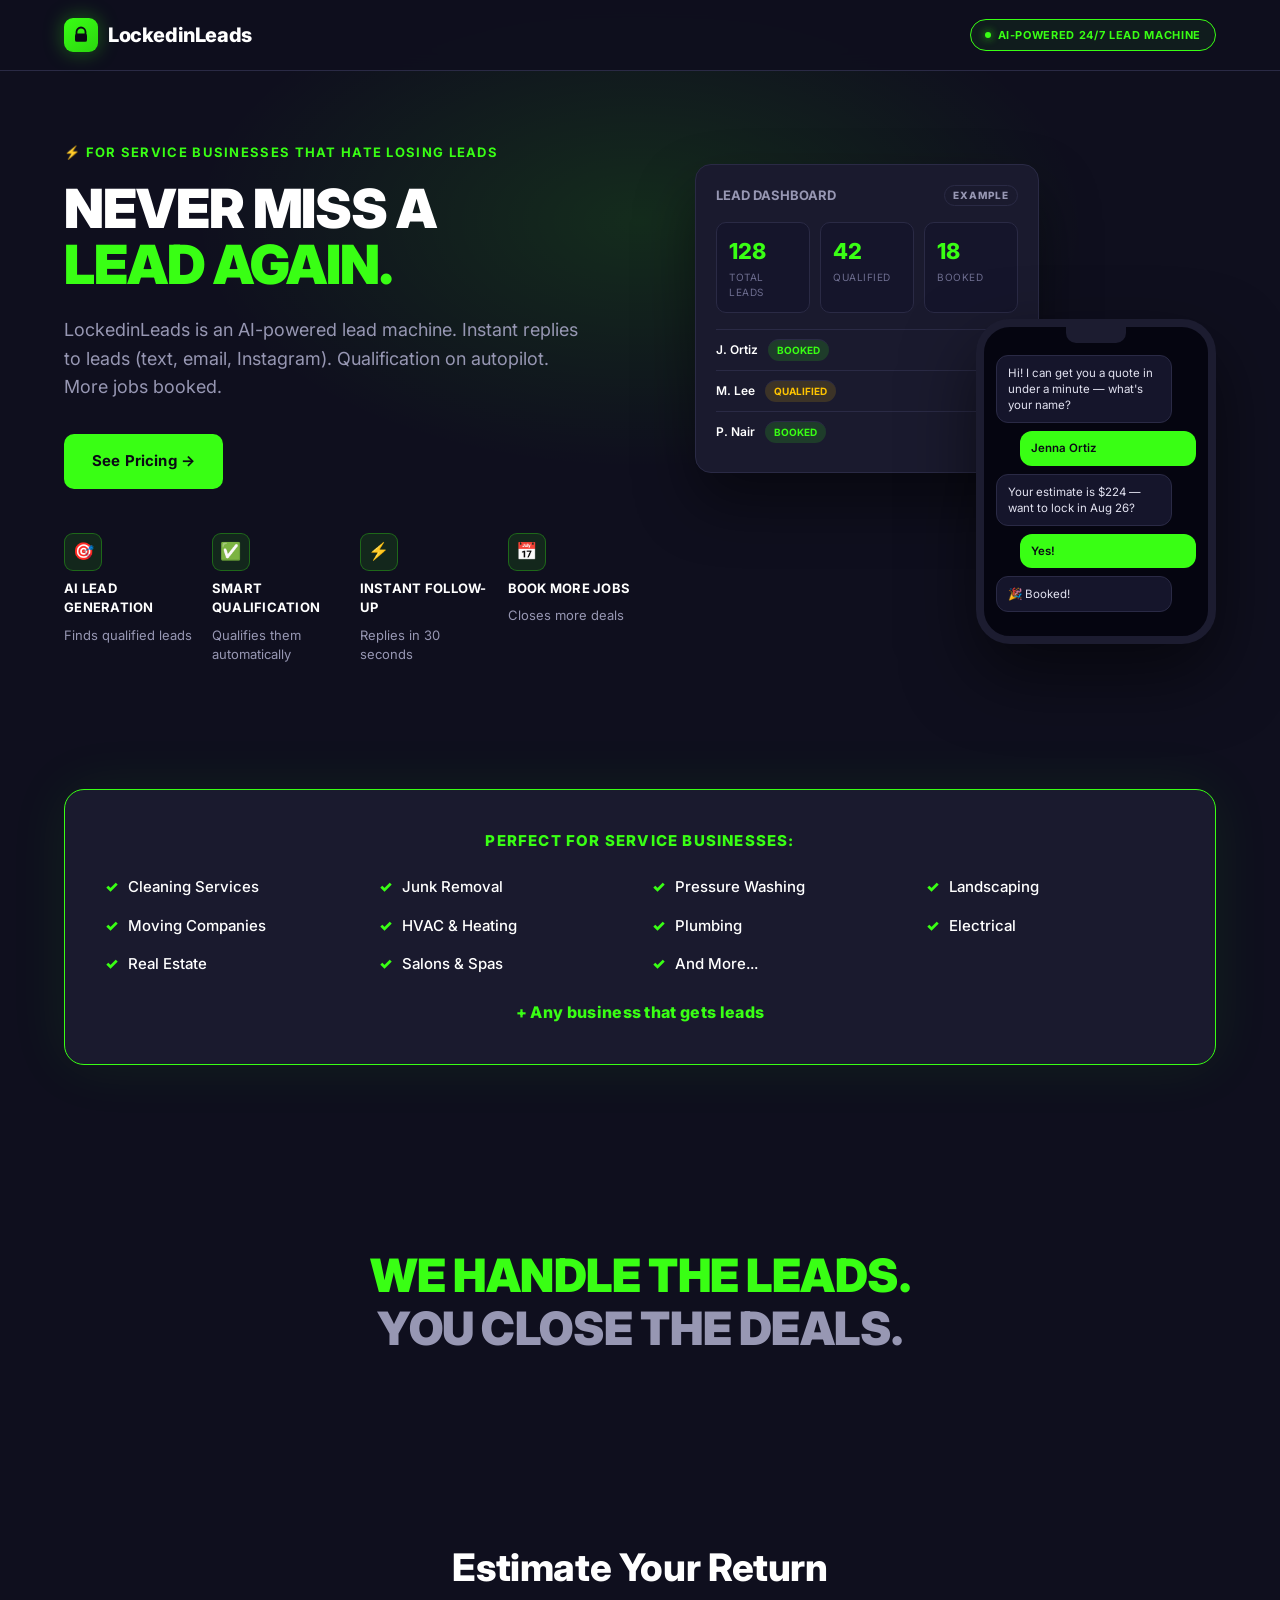
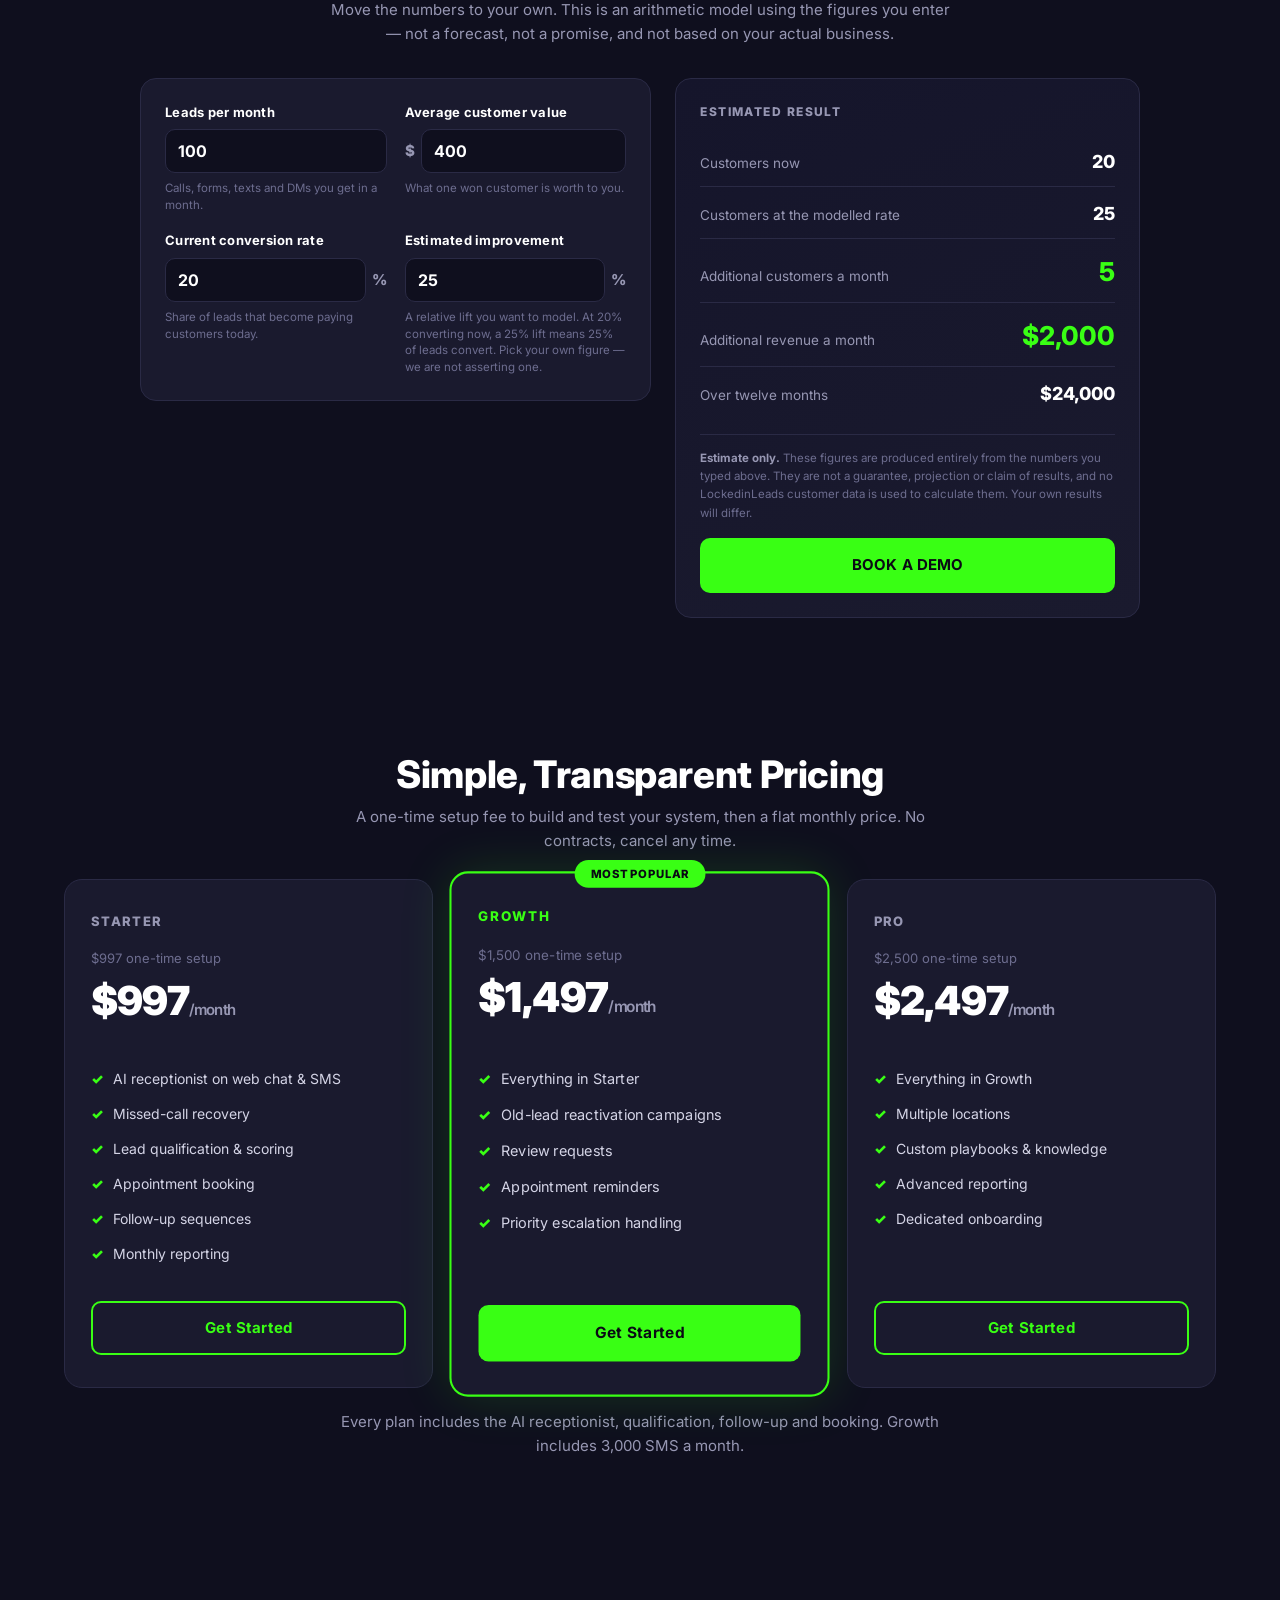
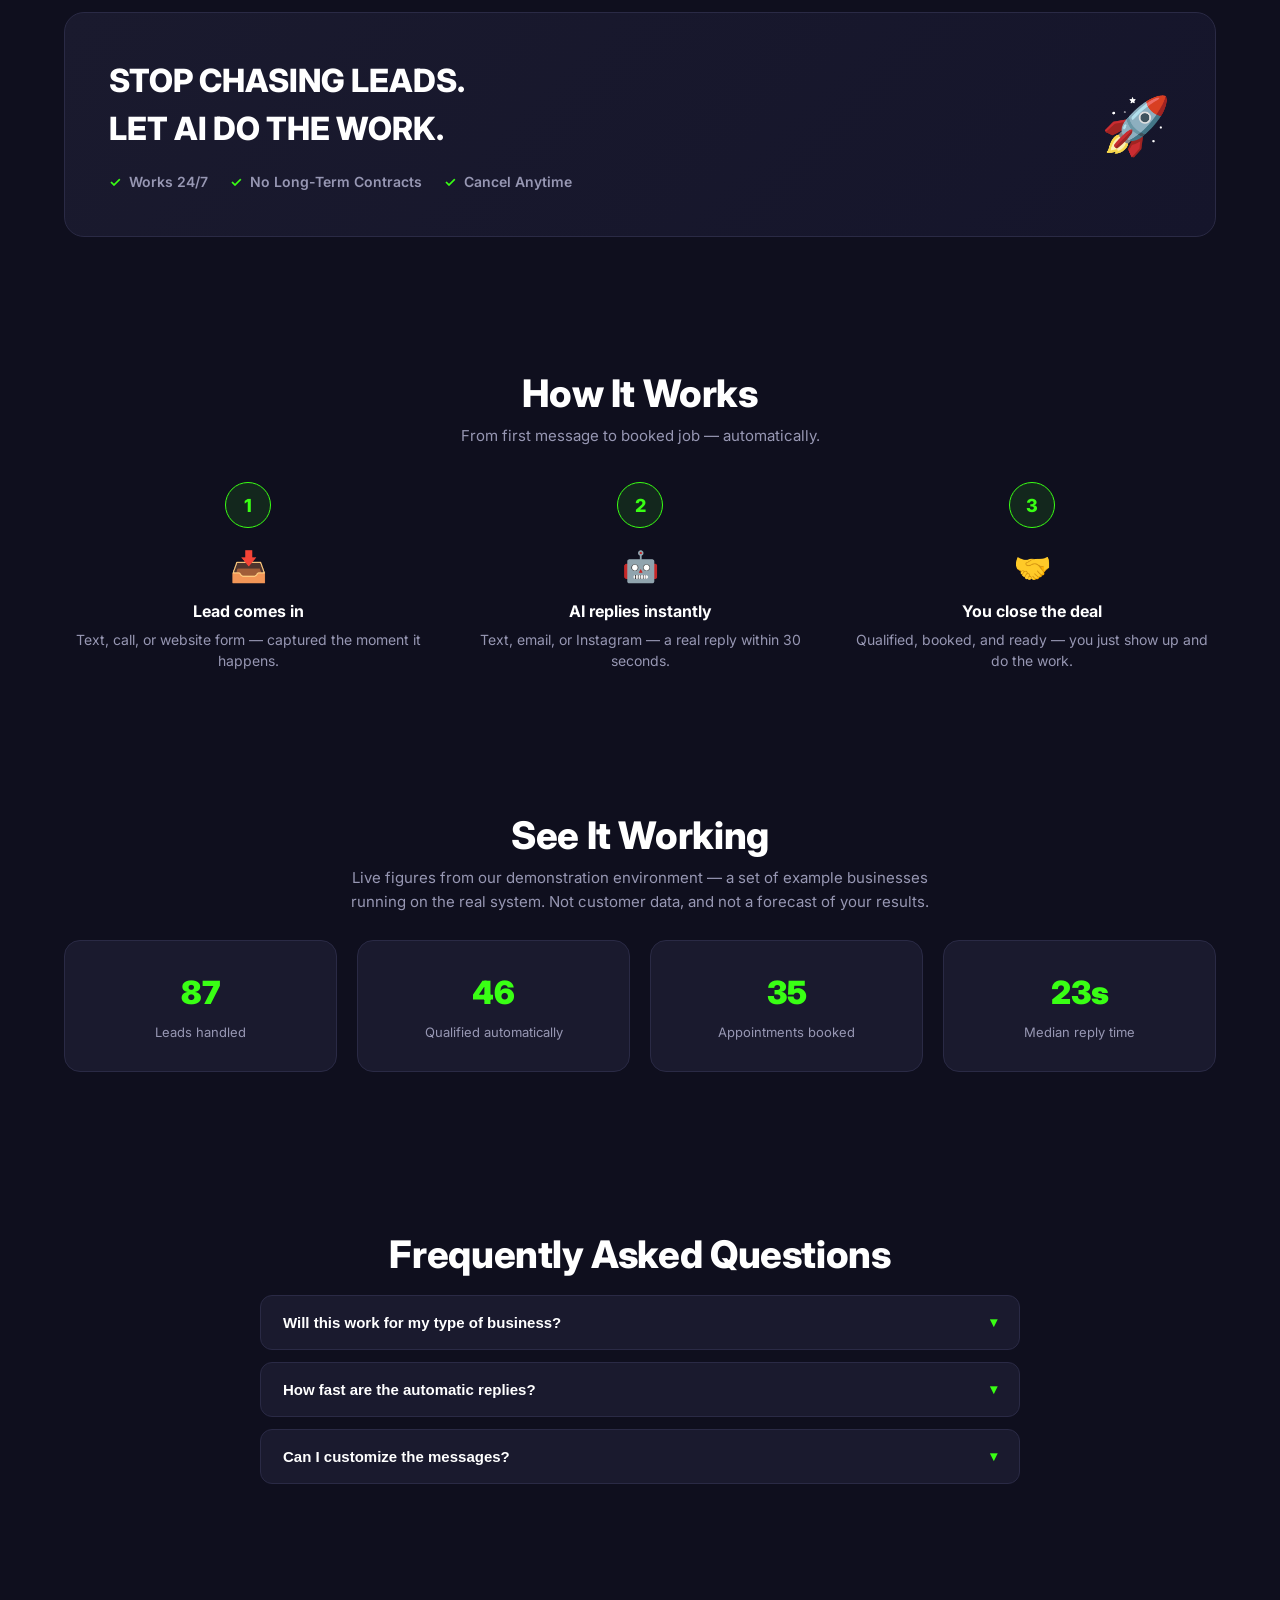
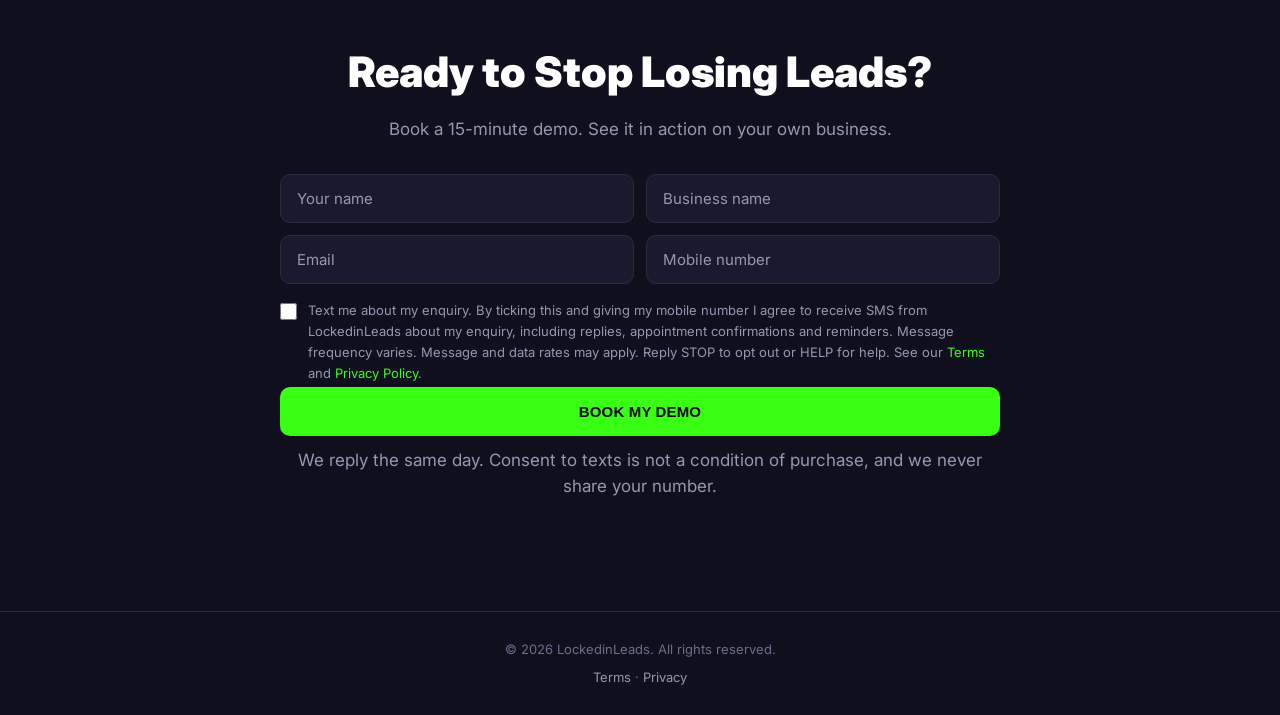
<file: index.html>
<!doctype html>
<html lang="en">
<head><meta charset="utf-8">
<meta name="viewport" content="width=device-width, initial-scale=1">
<title>LockedinLeads — AI-Powered 24/7 Lead Machine</title>
<meta name="description" content="LockedinLeads is an AI-powered lead machine for
 service businesses. Instant replies to leads, automatic qualification, more jobs
 booked.">
<link rel="preconnect" href="https://fonts.googleapis.com">
<link rel="preconnect" href="https://fonts.gstatic.com" crossorigin>
<link href="https://fonts.googleapis.com/css2?family=Inter:wght@400;500;600;700;800;900&display=swap"
      rel="stylesheet">
<style>/* LockedinLeads marketing site.
   Extracted from the original single-file page so it can be served under the
   app's Content-Security-Policy — an inline <style> block is silently dropped
   by style-src 'self', which leaves the page unstyled with no error. */
  :root {
    --bg: #0f0f1e;
    --bg-alt: #15152b;
    --card: #1a1a2e;
    --border: #2a2a45;
    --lime: #39ff14;
    --lime-dim: #2bd60f;
    --white: #ffffff;
    --muted: #9797b3;
    --muted-2: #6d6d8f;
  }
  * { box-sizing: border-box; margin: 0; padding: 0; }
  html { scroll-behavior: smooth; }
  body {
    background: var(--bg);
    color: var(--white);
    font-family: 'Inter', -apple-system, BlinkMacSystemFont, 'Segoe UI', sans-serif;
    line-height: 1.5;
    overflow-x: hidden;
  }
  .wrap { max-width: 1200px; margin: 0 auto; padding: 0 24px; }
  a { color: inherit; text-decoration: none; }
  img, svg { max-width: 100%; display: block; }

  /* ---------- Header ---------- */
  header {
    position: sticky; top: 0; z-index: 50;
    background: rgba(15,15,30,0.85);
    backdrop-filter: blur(10px);
    border-bottom: 1px solid var(--border);
  }
  .nav { display: flex; align-items: center; justify-content: space-between; padding: 18px 24px; flex-wrap: wrap; gap: 12px; }
  .logo { display: flex; align-items: center; gap: 10px; font-weight: 800; font-size: 20px; letter-spacing: -0.02em; }
  .logo .lockbox {
    width: 34px; height: 34px; border-radius: 9px;
    background: linear-gradient(145deg, var(--lime), var(--lime-dim));
    display: flex; align-items: center; justify-content: center;
    box-shadow: 0 0 20px rgba(57,255,20,0.35);
  }
  .badge {
    display: inline-flex; align-items: center; gap: 7px;
    border: 1px solid var(--lime); color: var(--lime);
    font-size: 11px; font-weight: 700; letter-spacing: 0.06em;
    padding: 7px 14px; border-radius: 999px;
    background: rgba(57,255,20,0.06);
  }
  .badge .dot { width: 6px; height: 6px; border-radius: 50%; background: var(--lime); box-shadow: 0 0 8px var(--lime); animation: pulse 1.8s ease-in-out infinite; }
  @keyframes pulse { 0%,100% { opacity: 1; } 50% { opacity: 0.35; } }

  /* ---------- Buttons ---------- */
  .btn {
    display: inline-flex; align-items: center; justify-content: center; gap: 8px;
    font-weight: 700; font-size: 15px; letter-spacing: 0.01em;
    padding: 14px 26px; border-radius: 10px; cursor: pointer;
    transition: transform 0.15s ease, box-shadow 0.15s ease, background 0.15s ease;
    border: 2px solid transparent; white-space: nowrap;
  }
  .btn-fill { background: var(--lime); color: #0a0a14; box-shadow: 0 0 0 rgba(57,255,20,0); }
  .btn-fill:hover { transform: translateY(-2px) scale(1.02); box-shadow: 0 8px 30px rgba(57,255,20,0.35); }
  .btn-outline { background: transparent; color: var(--lime); border-color: var(--lime); }
  .btn-outline:hover { transform: translateY(-2px) scale(1.02); background: rgba(57,255,20,0.08); }
  .btn-sm { padding: 10px 18px; font-size: 13px; }

  /* ---------- Hero ---------- */
  .hero { padding: 72px 0 60px; position: relative; }
  .hero::before {
    content: ''; position: absolute; top: -100px; left: 50%; width: 900px; height: 500px;
    background: radial-gradient(ellipse at center, rgba(57,255,20,0.12), transparent 70%);
    transform: translateX(-50%); pointer-events: none;
  }
  .hero-grid { display: grid; grid-template-columns: 1.05fr 0.95fr; gap: 56px; align-items: center; position: relative; z-index: 1; }
  .eyebrow { color: var(--lime); font-weight: 700; font-size: 13px; letter-spacing: 0.1em; margin-bottom: 18px; display: flex; align-items: center; gap: 8px; }
  h1 {
    font-size: clamp(34px, 5vw, 54px); font-weight: 900; line-height: 1.05; letter-spacing: -0.02em;
    margin-bottom: 22px;
  }
  h1 .accent { color: var(--lime); }
  .sub { color: var(--muted); font-size: 18px; max-width: 520px; margin-bottom: 32px; line-height: 1.6; }
  .hero-ctas { display: flex; gap: 14px; flex-wrap: wrap; margin-bottom: 44px; }
  .feature-row { display: grid; grid-template-columns: repeat(4, 1fr); gap: 16px; }
  .feature-item { display: flex; flex-direction: column; gap: 8px; }
  .feature-icon {
    width: 38px; height: 38px; border-radius: 9px; background: rgba(57,255,20,0.1);
    border: 1px solid rgba(57,255,20,0.3);
    display: flex; align-items: center; justify-content: center; color: var(--lime); font-size: 17px;
  }
  .feature-item .ftitle { font-weight: 700; font-size: 13px; letter-spacing: 0.02em; }
  .feature-item .fdesc { color: var(--muted); font-size: 13px; }

  /* ---------- Hero mockups ---------- */
  .mock-stack { position: relative; height: 480px; }
  .mock-dashboard {
    position: absolute; top: 0; left: 0; width: 66%;
    background: var(--card); border: 1px solid var(--border); border-radius: 16px;
    padding: 20px; box-shadow: 0 30px 60px rgba(0,0,0,0.45);
  }
  .mock-dashboard .mtop { display: flex; align-items: center; justify-content: space-between; margin-bottom: 16px; }
  .mock-dashboard .mtitle { font-size: 13px; font-weight: 700; color: var(--muted); }
  .mock-stats { display: grid; grid-template-columns: repeat(3, 1fr); gap: 10px; margin-bottom: 16px; }
  .mstat { background: var(--bg-alt); border: 1px solid var(--border); border-radius: 10px; padding: 12px; }
  .mstat .mnum { font-size: 22px; font-weight: 800; color: var(--lime); }
  .mstat .mlabel { font-size: 10px; color: var(--muted-2); text-transform: uppercase; letter-spacing: 0.05em; margin-top: 2px; }
  .mock-row { display: flex; align-items: center; gap: 10px; padding: 9px 0; border-top: 1px solid var(--border); font-size: 12px; }
  .mock-row .mname { font-weight: 600; }
  .mock-row .mstatus { font-size: 10px; font-weight: 700; padding: 3px 9px; border-radius: 999px; }
  .st-booked { background: rgba(57,255,20,0.15); color: var(--lime); }
  .st-qual { background: rgba(255,196,0,0.15); color: #ffc400; }

  .mock-phone {
    position: absolute; bottom: 0; right: 0; width: 240px;
    background: #050510; border: 8px solid #1c1c30; border-radius: 34px;
    box-shadow: 0 30px 70px rgba(0,0,0,0.55);
    padding: 16px 12px;
  }
  .mock-phone .notch { width: 60px; height: 16px; background: #1c1c30; border-radius: 0 0 10px 10px; margin: -16px auto 12px; }
  .mock-bubble { border-radius: 12px; padding: 9px 11px; font-size: 11.5px; margin-bottom: 8px; max-width: 88%; line-height: 1.4; }
  .mock-bubble.ai { background: var(--bg-alt); border: 1px solid var(--border); color: #e2e2f0; }
  .mock-bubble.user { background: var(--lime); color: #0a0a14; font-weight: 600; margin-left: auto; }

  /* ---------- Section shared ---------- */
  section { padding: 64px 0; }
  .section-title { font-size: clamp(26px, 3.6vw, 38px); font-weight: 800; letter-spacing: -0.01em; margin-bottom: 12px; text-align: center; }
  .section-sub { color: var(--muted); text-align: center; max-width: 560px; margin: 0 auto 44px; font-size: 16px; }

  /* ---------- Industries box ---------- */
  .industries-box {
    background: var(--card); border: 1px solid var(--lime); border-radius: 20px;
    padding: 40px; box-shadow: 0 0 60px rgba(57,255,20,0.08);
  }
  .industries-box h3 { font-size: 15px; font-weight: 800; letter-spacing: 0.08em; color: var(--lime); margin-bottom: 24px; text-align: center; }
  .ind-grid { display: grid; grid-template-columns: repeat(4, 1fr); gap: 16px 24px; }
  .ind-item { display: flex; align-items: center; gap: 10px; font-size: 15px; font-weight: 500; }
  .ind-item .check { color: var(--lime); font-weight: 900; }
  .ind-more { grid-column: 1 / -1; text-align: center; margin-top: 8px; font-weight: 800; color: var(--lime); font-size: 16px; letter-spacing: 0.02em; }

  /* ---------- Value prop banner ---------- */
  .value-banner {
    text-align: center; padding: 56px 24px; margin: 0 auto; max-width: 900px;
  }
  .value-banner h2 {
    font-size: clamp(28px, 4.5vw, 46px); font-weight: 900; letter-spacing: -0.01em; line-height: 1.15;
  }
  .value-banner .g { color: var(--muted); }
  .value-banner .l { color: var(--lime); }

  /* ---------- Pricing ---------- */
  .promo-strip {
    text-align: center; color: var(--lime); font-weight: 700; font-size: 14px;
    border: 1px dashed var(--lime); border-radius: 999px; padding: 10px 20px;
    display: inline-flex; margin: 0 auto 36px; gap: 8px; align-items: center;
  }
  .promo-wrap { text-align: center; }
  .pricing-grid { display: grid; grid-template-columns: repeat(3, 1fr); gap: 22px; align-items: stretch; }
  .price-card {
    background: var(--card); border: 1px solid var(--border); border-radius: 18px;
    padding: 32px 26px; display: flex; flex-direction: column; position: relative;
    transition: transform 0.2s ease, border-color 0.2s ease;
  }
  .price-card:hover { transform: translateY(-4px); border-color: var(--lime); }
  .price-card.popular { border: 2px solid var(--lime); box-shadow: 0 0 50px rgba(57,255,20,0.15); transform: scale(1.03); }
  .price-card.popular:hover { transform: scale(1.03) translateY(-4px); }
  .popular-tag {
    position: absolute; top: -13px; left: 50%; transform: translateX(-50%);
    background: var(--lime); color: #0a0a14; font-size: 11px; font-weight: 800;
    padding: 5px 16px; border-radius: 999px; letter-spacing: 0.06em; white-space: nowrap;
  }
  .tier-name { font-size: 13px; font-weight: 800; letter-spacing: 0.1em; color: var(--muted); margin-bottom: 18px; }
  .price-card.popular .tier-name { color: var(--lime); }
  .tier-setup { color: var(--muted-2); font-size: 13px; margin-bottom: 2px; }
  .tier-price { font-size: 40px; font-weight: 900; letter-spacing: -0.02em; margin-bottom: 4px; }
  .tier-price span { font-size: 15px; font-weight: 600; color: var(--muted); }
  .tier-features { list-style: none; margin: 26px 0 30px; flex: 1; }
  .tier-features li { display: flex; gap: 10px; align-items: flex-start; font-size: 14px; color: #d4d4e6; padding: 7px 0; }
  .tier-features li .c { color: var(--lime); font-weight: 900; flex-shrink: 0; }

  /* ---------- CTA callout ---------- */
  .cta-callout {
    display: grid; grid-template-columns: 1fr auto; gap: 40px; align-items: center;
    background: linear-gradient(135deg, var(--card), var(--bg-alt));
    border: 1px solid var(--border); border-radius: 20px; padding: 44px;
  }
  .cta-callout h2 { font-size: clamp(24px, 3.5vw, 32px); font-weight: 800; margin-bottom: 18px; }
  .cta-benefits { display: flex; gap: 22px; flex-wrap: wrap; }
  .cta-benefits div { display: flex; align-items: center; gap: 8px; font-size: 14px; font-weight: 600; color: var(--muted); }
  .cta-benefits .c { color: var(--lime); }
  .rocket { font-size: 56px; }

  /* ---------- How it works ---------- */
  .steps-grid { display: grid; grid-template-columns: repeat(3, 1fr); gap: 24px; }
  .step-card { text-align: center; padding: 8px; }
  .step-num {
    width: 46px; height: 46px; border-radius: 50%; background: rgba(57,255,20,0.1);
    border: 1px solid var(--lime); color: var(--lime); font-weight: 800; font-size: 18px;
    display: flex; align-items: center; justify-content: center; margin: 0 auto 16px;
  }
  .step-card .sicon { font-size: 30px; margin-bottom: 10px; }
  .step-card h4 { font-size: 16px; font-weight: 700; margin-bottom: 6px; }
  .step-card p { color: var(--muted); font-size: 14px; }

  /* ---------- Social proof ---------- */
  .proof-grid { display: grid; grid-template-columns: repeat(4, 1fr); gap: 20px; }
  .proof-card { text-align: center; background: var(--card); border: 1px solid var(--border); border-radius: 16px; padding: 28px 16px; }
  .proof-num { font-size: 32px; font-weight: 900; color: var(--lime); }
  .proof-label { color: var(--muted); font-size: 13px; margin-top: 6px; }

  /* ---------- FAQ ---------- */
  .faq-list { max-width: 760px; margin: 0 auto; }
  .faq-item { border: 1px solid var(--border); border-radius: 12px; margin-bottom: 12px; overflow: hidden; background: var(--card); }
  .faq-q {
    width: 100%; text-align: left; background: none; border: none; color: var(--white);
    font-size: 15px; font-weight: 700; padding: 18px 22px; cursor: pointer;
    display: flex; align-items: center; justify-content: space-between; gap: 16px;
  }
  .faq-q .arrow { color: var(--lime); transition: transform 0.2s ease; font-size: 14px; flex-shrink: 0; }
  .faq-item.open .arrow { transform: rotate(180deg); }
  .faq-a { max-height: 0; overflow: hidden; transition: max-height 0.25s ease; }
  .faq-a p { padding: 0 22px 18px; color: var(--muted); font-size: 14px; line-height: 1.6; }

  /* ---------- Footer CTA ---------- */
  .footer-cta { text-align: center; padding: 80px 24px; }
  .footer-cta h2 { font-size: clamp(28px, 4.5vw, 42px); font-weight: 900; margin-bottom: 14px; }
  .footer-cta p { color: var(--muted); font-size: 17px; margin-bottom: 32px; }
  .footer-btns { display: flex; gap: 16px; justify-content: center; flex-wrap: wrap; }

  footer {
    border-top: 1px solid var(--border); padding: 28px 24px; text-align: center;
    color: var(--muted-2); font-size: 13px;
  }

  @media (max-width: 480px) {
    .nav { justify-content: center; text-align: center; }
    .logo { font-size: 18px; }
    .badge { font-size: 10px; }
  }
  @media (max-width: 900px) {
    .hero-grid { grid-template-columns: 1fr; }
    .mock-stack { height: 420px; margin-top: 20px; }
    .feature-row { grid-template-columns: repeat(2, 1fr); }
    .ind-grid { grid-template-columns: repeat(2, 1fr); }
    .pricing-grid { grid-template-columns: 1fr; }
    .price-card.popular { transform: none; }
    .price-card.popular:hover { transform: translateY(-4px); }
    .cta-callout { grid-template-columns: 1fr; text-align: center; }
    .cta-benefits { justify-content: center; }
    .steps-grid { grid-template-columns: 1fr; }
    .proof-grid { grid-template-columns: repeat(2, 1fr); }
  }


/* ---- book-a-demo form (added when the site was wired to the CRM) ---- */
.book-form { max-width: 720px; margin: 28px auto 8px; text-align: left; }
.book-grid {
  display: grid; grid-template-columns: 1fr 1fr; gap: 12px; margin-bottom: 16px;
}
.book-form input, .book-form select {
  width: 100%; padding: 14px 16px; border-radius: 10px;
  border: 1px solid var(--border); background: var(--card); color: var(--white);
  font-family: inherit; font-size: 15px;
}
.book-form input::placeholder { color: var(--muted); }
.book-form input:focus, .book-form select:focus {
  outline: none; border-color: var(--lime);
  box-shadow: 0 0 0 3px rgba(57, 255, 20, .15);
}
.book-form button { width: 100%; justify-content: center; cursor: pointer; }
.book-form button:disabled { opacity: .6; cursor: not-allowed; }
.book-note { color: var(--muted); font-size: 13px; text-align: center; margin-top: 12px; }
.book-status { text-align: center; font-size: 15px; margin-top: 12px; font-weight: 600; }
.book-status.ok { color: var(--lime); }
.book-status.err { color: #ff6b6b; }
/* Honeypot: off-screen rather than display:none, which some bots skip. */
.hp { position: absolute; left: -9999px; width: 1px; height: 1px; overflow: hidden; }
@media (max-width: 640px) { .book-grid { grid-template-columns: 1fr; } }


/* ---- honesty labelling on illustrative figures ---- */
.mock-tag {
  font-size: 10px; font-weight: 800; letter-spacing: .08em; color: var(--muted);
  border: 1px solid var(--border); border-radius: 20px; padding: 2px 8px;
}
.section-sub {
  text-align: center; color: var(--muted); max-width: 620px;
  margin: -10px auto 26px; font-size: 15px; line-height: 1.6;
}
.proof-link { color: var(--lime); font-weight: 700; text-decoration: none; }
.proof-link:hover { text-decoration: underline; }

/* ---------- ROI calculator ---------- */
.roi {
  display: grid; grid-template-columns: 1.1fr 1fr; gap: 24px;
  max-width: 1000px; margin: 32px auto 0; align-items: start;
}
.roi-inputs {
  display: grid; grid-template-columns: 1fr 1fr; gap: 18px;
  background: var(--card); border: 1px solid var(--border);
  border-radius: 16px; padding: 24px;
}
.roi-field { display: flex; flex-direction: column; gap: 7px; }
.roi-label { font-size: 13px; font-weight: 700; letter-spacing: .02em; }
.roi-hint { font-size: 11.5px; color: var(--muted-2); line-height: 1.45; }
.roi-field input {
  width: 100%; background: var(--bg); border: 1px solid var(--border);
  border-radius: 10px; padding: 11px 12px; color: var(--white);
  font-family: inherit; font-size: 16px; font-weight: 700;
}
.roi-field input:focus { outline: none; border-color: var(--lime); }
.roi-money { display: flex; align-items: center; gap: 6px; }
.roi-prefix, .roi-suffix { color: var(--muted); font-weight: 800; font-size: 15px; }

.roi-out {
  background: linear-gradient(160deg, var(--bg-alt), var(--card));
  border: 1px solid var(--border); border-radius: 16px; padding: 24px;
}
.roi-out-head {
  font-size: 12px; font-weight: 800; letter-spacing: .12em;
  color: var(--muted); text-transform: uppercase; margin-bottom: 16px;
}
.roi-rows { display: flex; flex-direction: column; gap: 2px; }
.roi-row {
  display: flex; align-items: baseline; justify-content: space-between; gap: 14px;
  padding: 11px 0; border-bottom: 1px solid var(--border);
}
.roi-row:last-child { border-bottom: none; }
.roi-row-label { font-size: 13.5px; color: var(--muted); }
.roi-row-val { font-size: 18px; font-weight: 800; white-space: nowrap; }
.roi-row-big .roi-row-val { font-size: 26px; }
.roi-row-val.accent { color: var(--lime); }
.roi-disclaimer {
  font-size: 11.5px; color: var(--muted-2); line-height: 1.6; margin-top: 16px;
  border-top: 1px solid var(--border); padding-top: 14px;
}
.roi-disclaimer strong { color: var(--muted); }
.roi-cta { width: 100%; justify-content: center; margin-top: 16px; }

@media (max-width: 860px) {
  .roi { grid-template-columns: 1fr; }
  .roi-inputs { grid-template-columns: 1fr 1fr; padding: 18px; gap: 14px; }
}
@media (max-width: 520px) {
  .roi-inputs { grid-template-columns: 1fr; }
  .roi-row-big .roi-row-val { font-size: 22px; }
}

/* Expanded book-a-demo intake */
.book-wide { display: grid; gap: 12px; margin-top: 12px; }
.book-form textarea, .book-wide select {
  width: 100%; background: var(--bg); border: 1px solid var(--border);
  border-radius: 10px; padding: 13px 14px; color: var(--white);
  font-family: inherit; font-size: 15px; resize: vertical;
}
.book-form textarea::placeholder { color: var(--muted); }
.book-form textarea:focus, .book-wide select:focus {
  outline: none; border-color: var(--lime);
}

/* ---------- Public sales assistant ---------- */
.sa { position: fixed; right: 20px; bottom: 20px; z-index: 90; }
.sa-launch {
  display: flex; align-items: center; gap: 9px;
  background: linear-gradient(145deg, var(--lime), var(--lime-dim));
  color: #0a0a14; border: none; border-radius: 999px;
  padding: 13px 20px; font-family: inherit; font-size: 14.5px; font-weight: 800;
  cursor: pointer; box-shadow: 0 10px 30px rgba(57,255,20,.28);
}
.sa-launch:hover { filter: brightness(1.06); }
/* display:flex outranks the user-agent [hidden] rule, so the launcher would
   otherwise sit on top of the open panel. */
.sa-launch[hidden] { display: none; }
.sa-launch-dot {
  width: 8px; height: 8px; border-radius: 50%; background: #0a0a14;
}
.sa-panel {
  /* The page sets `section { padding: 64px 0 }`; this is a panel, not a band. */
  padding: 0;
  width: min(380px, calc(100vw - 32px));
  height: min(560px, calc(100vh - 120px));
  background: var(--card); border: 1px solid var(--border);
  border-radius: 16px; overflow: hidden;
  display: flex; flex-direction: column;
  box-shadow: 0 24px 60px rgba(0,0,0,.5);
}
.sa-panel[hidden] { display: none; }
.sa-head {
  display: flex; align-items: center; justify-content: space-between; gap: 12px;
  padding: 15px 16px; border-bottom: 1px solid var(--border); background: var(--bg-alt);
}
.sa-title { font-weight: 800; font-size: 15px; }
.sa-sub { font-size: 11.5px; color: var(--muted); margin-top: 2px; }
.sa-close {
  background: none; border: none; color: var(--muted); font-size: 26px;
  line-height: 1; cursor: pointer; padding: 0 4px;
}
.sa-close:hover { color: var(--white); }
.sa-log {
  flex: 1; overflow-y: auto; padding: 16px; display: flex;
  flex-direction: column; gap: 10px;
}
.sa-msg {
  max-width: 88%; padding: 10px 13px; border-radius: 13px;
  font-size: 14px; line-height: 1.5; white-space: pre-wrap; word-wrap: break-word;
}
.sa-msg.bot { background: var(--bg-alt); border: 1px solid var(--border); align-self: flex-start; }
.sa-msg.me { background: var(--lime); color: #0a0a14; font-weight: 600; align-self: flex-end; }
.sa-msg.err { background: rgba(255,107,107,.12); border: 1px solid #ff6b6b; color: #ff9c9c; align-self: flex-start; }
.sa-cta {
  align-self: flex-start; display: inline-block; margin-top: 2px;
  background: var(--lime); color: #0a0a14; font-weight: 800; font-size: 13px;
  padding: 9px 15px; border-radius: 999px;
}
.sa-typing { color: var(--muted-2); font-size: 13px; align-self: flex-start; }
.sa-form { display: flex; gap: 8px; padding: 12px; border-top: 1px solid var(--border); }
.sa-input {
  flex: 1; background: var(--bg); border: 1px solid var(--border);
  border-radius: 10px; padding: 11px 13px; color: var(--white);
  font-family: inherit; font-size: 14.5px;
}
.sa-input:focus { outline: none; border-color: var(--lime); }
.sa-send {
  background: var(--lime); color: #0a0a14; border: none; border-radius: 10px;
  width: 44px; font-size: 19px; font-weight: 800; cursor: pointer;
}
.sa-send:disabled { opacity: .5; cursor: not-allowed; }
.sa-foot {
  font-size: 10.5px; color: var(--muted-2); padding: 0 14px 12px; line-height: 1.5;
}
@media (max-width: 520px) {
  .sa { right: 12px; bottom: 12px; left: 12px; }
  .sa-launch { width: 100%; justify-content: center; }
  .sa-panel { height: min(520px, calc(100vh - 90px)); }
}

/* Inline style attributes are dropped by style-src 'self', silently. These
   two carried real spacing, so they live in the stylesheet instead. */
.pad-top-22 { margin-top: 22px; }
.pad-top-18 { margin-top: 18px; }

/* ---------- Legal pages ---------- */
.legal { max-width: 760px; }
.legal h1 { font-size: clamp(30px, 4vw, 42px); letter-spacing: -.02em; margin-bottom: 6px; }
.legal h2 {
  font-size: 19px; margin: 34px 0 10px; letter-spacing: -.01em;
  padding-top: 18px; border-top: 1px solid var(--border);
}
.legal p { color: var(--muted); margin-bottom: 12px; line-height: 1.72; }
.legal ul { color: var(--muted); margin: 0 0 12px 20px; line-height: 1.72; }
.legal li { margin-bottom: 7px; }
.legal strong { color: var(--white); font-weight: 600; }
.legal a { color: var(--lime); }
.legal-date {
  font-size: 13px; color: var(--muted-2); margin-bottom: 26px;
}
.footer-links { display: block; margin-top: 8px; }
.footer-links a { color: var(--muted); }
.footer-links a:hover { color: var(--lime); }

.consent { display:flex; gap:11px; align-items:flex-start; margin:16px 0 4px;
           text-align:left; font-size:13px; color:var(--muted); line-height:1.6; }
.consent input[type=checkbox] { margin-top:3px; width:17px; height:17px;
           flex:0 0 17px; accent-color:var(--lime); }
.consent a { color:var(--lime); }
</style>
<link rel="icon" href="data:image/svg+xml,<svg xmlns='http://www.w3.org/2000/svg' viewBox='0 0 100 100'><text y='.9em' font-size='88'>🔒</text></svg>"></head>
<body>

<header>
  <div class="nav wrap">
    <div class="logo">
      <div class="lockbox">
        <svg width="18" height="18" viewBox="0 0 24 24" fill="none"><path d="M6 10V8a6 6 0 0 1 12 0v2" stroke="#0a0a14" stroke-width="2.4" stroke-linecap="round"/><rect x="4" y="10" width="16" height="11" rx="2.5" fill="#0a0a14"/></svg>
      </div>
      LockedinLeads
    </div>
    <span class="badge"><span class="dot"></span> AI-POWERED 24/7 LEAD MACHINE</span>
  </div>
</header>

<!-- HERO -->
<section class="hero">
  <div class="wrap hero-grid">
    <div>
      <div class="eyebrow">⚡ FOR SERVICE BUSINESSES THAT HATE LOSING LEADS</div>
      <h1>NEVER MISS A<br /><span class="accent">LEAD AGAIN.</span></h1>
      <p class="sub">LockedinLeads is an AI-powered lead machine. Instant replies to leads (text, email, Instagram). Qualification on autopilot. More jobs booked.</p>
      <div class="hero-ctas">
        <a href="#pricing" class="btn btn-fill">See Pricing →</a>
        
      </div>
      <div class="feature-row">
        <div class="feature-item">
          <div class="feature-icon">🎯</div>
          <div class="ftitle">AI LEAD GENERATION</div>
          <div class="fdesc">Finds qualified leads</div>
        </div>
        <div class="feature-item">
          <div class="feature-icon">✅</div>
          <div class="ftitle">SMART QUALIFICATION</div>
          <div class="fdesc">Qualifies them automatically</div>
        </div>
        <div class="feature-item">
          <div class="feature-icon">⚡</div>
          <div class="ftitle">INSTANT FOLLOW-UP</div>
          <div class="fdesc">Replies in 30 seconds</div>
        </div>
        <div class="feature-item">
          <div class="feature-icon">📅</div>
          <div class="ftitle">BOOK MORE JOBS</div>
          <div class="fdesc">Closes more deals</div>
        </div>
      </div>
    </div>

    <div class="mock-stack">
      <div class="mock-dashboard">
        <div class="mtop">
          <span class="mtitle">LEAD DASHBOARD</span>
          <span class="mock-tag">EXAMPLE</span>
        </div>
        <div class="mock-stats">
          <div class="mstat"><div class="mnum">128</div><div class="mlabel">Total Leads</div></div>
          <div class="mstat"><div class="mnum">42</div><div class="mlabel">Qualified</div></div>
          <div class="mstat"><div class="mnum">18</div><div class="mlabel">Booked</div></div>
        </div>
        <div class="mock-row"><span class="mname">J. Ortiz</span><span class="mock-row mstatus st-booked">BOOKED</span></div>
        <div class="mock-row"><span class="mname">M. Lee</span><span class="mock-row mstatus st-qual">QUALIFIED</span></div>
        <div class="mock-row"><span class="mname">P. Nair</span><span class="mock-row mstatus st-booked">BOOKED</span></div>
      </div>
      <div class="mock-phone">
        <div class="notch"></div>
        <div class="mock-bubble ai">Hi! I can get you a quote in under a minute — what's your name?</div>
        <div class="mock-bubble user">Jenna Ortiz</div>
        <div class="mock-bubble ai">Your estimate is $224 — want to lock in Aug 26?</div>
        <div class="mock-bubble user">Yes!</div>
        <div class="mock-bubble ai">🎉 Booked!</div>
      </div>
    </div>
  </div>
</section>

<!-- INDUSTRIES -->
<section>
  <div class="wrap">
    <div class="industries-box">
      <h3>PERFECT FOR SERVICE BUSINESSES:</h3>
      <div class="ind-grid">
        <div class="ind-item"><span class="check">✓</span> Cleaning Services</div>
        <div class="ind-item"><span class="check">✓</span> Junk Removal</div>
        <div class="ind-item"><span class="check">✓</span> Pressure Washing</div>
        <div class="ind-item"><span class="check">✓</span> Landscaping</div>
        <div class="ind-item"><span class="check">✓</span> Moving Companies</div>
        <div class="ind-item"><span class="check">✓</span> HVAC & Heating</div>
        <div class="ind-item"><span class="check">✓</span> Plumbing</div>
        <div class="ind-item"><span class="check">✓</span> Electrical</div>
        <div class="ind-item"><span class="check">✓</span> Real Estate</div>
        <div class="ind-item"><span class="check">✓</span> Salons & Spas</div>
        <div class="ind-item"><span class="check">✓</span> And More...</div>
        <div class="ind-more">+ Any business that gets leads</div>
      </div>
    </div>
  </div>
</section>

<!-- VALUE PROP -->
<section>
  <div class="wrap">
    <div class="value-banner">
      <h2><span class="l">WE HANDLE THE LEADS.</span><br /><span class="g">YOU CLOSE THE DEALS.</span></h2>
    </div>
  </div>
</section>

<!-- PRICING -->
<!-- ROI CALCULATOR -->
<section id="roi">
  <div class="wrap">
    <h2 class="section-title">Estimate Your Return</h2>
    <p class="section-sub">Move the numbers to your own. This is an arithmetic
      model using the figures you enter — not a forecast, not a promise, and not
      based on your actual business.</p>

    <div class="roi">
      <div class="roi-inputs">
        <label class="roi-field">
          <span class="roi-label">Leads per month</span>
          <input id="roi-leads" type="number" min="0" max="100000" step="1" value="100"
                 inputmode="numeric">
          <span class="roi-hint">Calls, forms, texts and DMs you get in a month.</span>
        </label>

        <label class="roi-field">
          <span class="roi-label">Average customer value</span>
          <div class="roi-money">
            <span class="roi-prefix">$</span>
            <input id="roi-value" type="number" min="0" max="1000000" step="1" value="400"
                   inputmode="numeric">
          </div>
          <span class="roi-hint">What one won customer is worth to you.</span>
        </label>

        <label class="roi-field">
          <span class="roi-label">Current conversion rate</span>
          <div class="roi-money">
            <input id="roi-conv" type="number" min="0" max="100" step="0.5" value="20"
                   inputmode="decimal">
            <span class="roi-suffix">%</span>
          </div>
          <span class="roi-hint">Share of leads that become paying customers today.</span>
        </label>

        <label class="roi-field">
          <span class="roi-label">Estimated improvement</span>
          <div class="roi-money">
            <input id="roi-lift" type="number" min="0" max="200" step="1" value="25"
                   inputmode="numeric">
            <span class="roi-suffix">%</span>
          </div>
          <span class="roi-hint">A relative lift you want to model. At 20% converting
            now, a 25% lift means 25% of leads convert. Pick your own figure — we
            are not asserting one.</span>
        </label>
      </div>

      <div class="roi-out">
        <div class="roi-out-head">Estimated result</div>
        <div class="roi-rows">
          <div class="roi-row">
            <span class="roi-row-label">Customers now</span>
            <span class="roi-row-val" id="roi-now">20</span>
          </div>
          <div class="roi-row">
            <span class="roi-row-label">Customers at the modelled rate</span>
            <span class="roi-row-val" id="roi-then">25</span>
          </div>
          <div class="roi-row roi-row-big">
            <span class="roi-row-label">Additional customers a month</span>
            <span class="roi-row-val accent" id="roi-extra">5</span>
          </div>
          <div class="roi-row roi-row-big">
            <span class="roi-row-label">Additional revenue a month</span>
            <span class="roi-row-val accent" id="roi-rev">$2,000</span>
          </div>
          <div class="roi-row">
            <span class="roi-row-label">Over twelve months</span>
            <span class="roi-row-val" id="roi-year">$24,000</span>
          </div>
        </div>
        <p class="roi-disclaimer" id="roi-disclaimer">
          <strong>Estimate only.</strong> These figures are produced entirely from the
          numbers you typed above. They are not a guarantee, projection or claim of
          results, and no LockedinLeads customer data is used to calculate them. Your
          own results will differ.
        </p>
        <a href="#book" class="btn btn-fill roi-cta">BOOK A DEMO</a>
      </div>
    </div>
  </div>
</section>

<section id="pricing">
  <div class="wrap">
    <h2 class="section-title">Simple, Transparent Pricing</h2>
    <p class="section-sub">A one-time setup fee to build and test your system, then a
      flat monthly price. No contracts, cancel any time.</p>
    
    <div class="pricing-grid"><div class="price-card">
        <div class="tier-name">STARTER</div>
        <div class="tier-setup">$997 one-time setup</div>
        <div class="tier-price">$997<span>/month</span></div>
        <ul class="tier-features"><li><span class="c">✓</span> AI receptionist on web chat &amp; SMS</li><li><span class="c">✓</span> Missed-call recovery</li><li><span class="c">✓</span> Lead qualification &amp; scoring</li><li><span class="c">✓</span> Appointment booking</li><li><span class="c">✓</span> Follow-up sequences</li><li><span class="c">✓</span> Monthly reporting</li></ul>
        <a href="#book" class="btn btn-outline">Get Started</a>
      </div><div class="price-card popular">
        <div class="popular-tag">MOST POPULAR</div><div class="tier-name">GROWTH</div>
        <div class="tier-setup">$1,500 one-time setup</div>
        <div class="tier-price">$1,497<span>/month</span></div>
        <ul class="tier-features"><li><span class="c">✓</span> Everything in Starter</li><li><span class="c">✓</span> Old-lead reactivation campaigns</li><li><span class="c">✓</span> Review requests</li><li><span class="c">✓</span> Appointment reminders</li><li><span class="c">✓</span> Priority escalation handling</li></ul>
        <a href="#book" class="btn btn-fill">Get Started</a>
      </div><div class="price-card">
        <div class="tier-name">PRO</div>
        <div class="tier-setup">$2,500 one-time setup</div>
        <div class="tier-price">$2,497<span>/month</span></div>
        <ul class="tier-features"><li><span class="c">✓</span> Everything in Growth</li><li><span class="c">✓</span> Multiple locations</li><li><span class="c">✓</span> Custom playbooks &amp; knowledge</li><li><span class="c">✓</span> Advanced reporting</li><li><span class="c">✓</span> Dedicated onboarding</li></ul>
        <a href="#book" class="btn btn-outline">Get Started</a>
      </div></div>
    <p class="section-sub pad-top-22">Every plan includes the AI receptionist, qualification, follow-up and booking. Growth includes 3,000 SMS a month.</p>
  </div>
</section>

<!-- CTA CALLOUT -->
<section>
  <div class="wrap">
    <div class="cta-callout">
      <div>
        <h2>STOP CHASING LEADS.<br />LET AI DO THE WORK.</h2>
        <div class="cta-benefits">
          <div><span class="c">✓</span> Works 24/7</div>
          <div><span class="c">✓</span> No Long-Term Contracts</div>
          <div><span class="c">✓</span> Cancel Anytime</div>
        </div>
      </div>
      <div class="rocket">🚀</div>
    </div>
  </div>
</section>

<!-- HOW IT WORKS -->
<section>
  <div class="wrap">
    <h2 class="section-title">How It Works</h2>
    <p class="section-sub">From first message to booked job — automatically.</p>
    <div class="steps-grid">
      <div class="step-card">
        <div class="step-num">1</div>
        <div class="sicon">📥</div>
        <h4>Lead comes in</h4>
        <p>Text, call, or website form — captured the moment it happens.</p>
      </div>
      <div class="step-card">
        <div class="step-num">2</div>
        <div class="sicon">🤖</div>
        <h4>AI replies instantly</h4>
        <p>Text, email, or Instagram — a real reply within 30 seconds.</p>
      </div>
      <div class="step-card">
        <div class="step-num">3</div>
        <div class="sicon">🤝</div>
        <h4>You close the deal</h4>
        <p>Qualified, booked, and ready — you just show up and do the work.</p>
      </div>
    </div>
  </div>
</section>

<!-- SOCIAL PROOF -->
<section>
  <div class="wrap">
    <h2 class="section-title">See It Working</h2>
    <p class="section-sub">Live figures from our demonstration environment — a set of
      example businesses running on the real system. Not customer data, and not a
      forecast of your results.</p>
    <div class="proof-grid">
      <div class="proof-card"><div class="proof-num">87</div><div class="proof-label">Leads handled</div></div>
      <div class="proof-card"><div class="proof-num">46</div><div class="proof-label">Qualified automatically</div></div>
      <div class="proof-card"><div class="proof-num">35</div><div class="proof-label">Appointments booked</div></div>
      <div class="proof-card"><div class="proof-num">23s</div><div class="proof-label">Median reply time</div></div>
    </div>
    <p class="section-sub pad-top-18">
      </p>
  </div>
</section>

<!-- FAQ -->
<section>
  <div class="wrap">
    <h2 class="section-title">Frequently Asked Questions</h2>
    <div class="faq-list" id="faqList">
      <div class="faq-item">
        <button class="faq-q">Will this work for my type of business? <span class="arrow">▾</span></button>
        <div class="faq-a"><p>Yes. LockedinLeads works for any service business that gets leads — HVAC, plumbing, cleaning, landscaping, real estate, salons, and more.</p></div>
      </div>
      <div class="faq-item">
        <button class="faq-q">How fast are the automatic replies? <span class="arrow">▾</span></button>
        <div class="faq-a"><p>Instant. Replies go out within 30 seconds of the lead coming in.</p></div>
      </div>
      <div class="faq-item">
        <button class="faq-q">Can I customize the messages? <span class="arrow">▾</span></button>
        <div class="faq-a"><p>Completely. Full control over text, email, and Instagram replies.</p></div>
      </div>
      
    </div>
  </div>
</section>

<!-- FOOTER CTA -->
<section class="footer-cta" id="book">
  <h2>Ready to Stop Losing Leads?</h2>
  <p>Book a 15-minute demo. See it in action on your own business.</p>

  <form class="book-form" action="https://formsubmit.co/korystevens200@gmail.com" method="POST"><input type="hidden" name="_subject" value="LockedinLeads demo request"><input type="hidden" name="_captcha" value="false"><div class="book-grid"><input name="name" placeholder="Your name" required maxlength="120"><input name="business" placeholder="Business name" required maxlength="120"><input name="email" type="email" placeholder="Email" required maxlength="200"><input name="phone" type="tel" placeholder="Mobile number" maxlength="40"></div><label class="consent"><input type="checkbox" name="sms_consent" value="yes"><span>Text me about my enquiry. By ticking this and giving my mobile number I agree to receive SMS from LockedinLeads about my enquiry, including replies, appointment confirmations and reminders. Message frequency varies. Message and data rates may apply. Reply STOP to opt out or HELP for help. See our <a href="terms.html">Terms</a> and <a href="privacy.html">Privacy Policy</a>.</span></label><button class="btn btn-fill" type="submit">BOOK MY DEMO</button><p class="book-note">We reply the same day. Consent to texts is not a condition of purchase, and we never share your number.</p></form>

  <div class="footer-btns">
    
  </div>
</section>

<!-- PUBLIC SALES ASSISTANT -->
<footer>
  © 2026 LockedinLeads. All rights reserved.
  <span class="footer-links"><a href="terms.html">Terms</a> · <a href="privacy.html">Privacy</a></span>
</footer>

<script>/* Marketing site behaviour: FAQ accordion and the book-a-demo form.
   In a file rather than inline, for the same CSP reason as site.css. */
  document.querySelectorAll('.faq-item').forEach((item) => {
    const btn = item.querySelector('.faq-q');
    const ans = item.querySelector('.faq-a');
    btn.addEventListener('click', () => {
      const isOpen = item.classList.contains('open');
      document.querySelectorAll('.faq-item.open').forEach((openItem) => {
        if (openItem !== item) {
          openItem.classList.remove('open');
          openItem.querySelector('.faq-a').style.maxHeight = null;
        }
      });
      item.classList.toggle('open', !isOpen);
      ans.style.maxHeight = !isOpen ? ans.scrollHeight + 'px' : null;
    });
  });

/* Book-a-demo: posts to the live agency's prospect pipeline. */
(function () {
  "use strict";
  var form = document.getElementById("book-form");
  if (!form) { return; }
  var status = document.getElementById("book-status");
  var button = form.querySelector("button[type=submit]");

  form.addEventListener("submit", function (event) {
    event.preventDefault();
    if (button.disabled) { return; }

    var payload = {};
    new FormData(form).forEach(function (value, key) { payload[key] = value; });

    button.disabled = true;
    button.textContent = "SENDING…";
    status.textContent = "";
    status.className = "book-status";

    fetch("/api/public/book-demo", {
      method: "POST",
      headers: { "Content-Type": "application/json" },
      body: JSON.stringify(payload)
    }).then(function (response) {
      return response.json().then(function (data) {
        return { ok: response.ok, data: data };
      });
    }).then(function (result) {
      if (result.ok) {
        form.querySelectorAll(".book-grid, .book-wide, .book-note")
            .forEach(function (el) { el.style.display = "none"; });
        button.style.display = "none";
        status.className = "book-status ok";
        status.textContent = result.data.message;
      } else {
        status.className = "book-status err";
        status.textContent = result.data.error || "Something went wrong.";
        button.disabled = false;
        button.textContent = "BOOK MY DEMO";
      }
    }).catch(function () {
      status.className = "book-status err";
      status.textContent = "Could not reach the server. Please email us instead.";
      button.disabled = false;
      button.textContent = "BOOK MY DEMO";
    });
  });
})();

/* ROI calculator.
   Pure arithmetic on what the visitor typed. It reads no customer data and
   asserts no improvement of its own — the lift is the visitor's own input,
   which is what keeps this an estimate rather than a claim. */
(function () {
  "use strict";
  var leads = document.getElementById("roi-leads");
  if (!leads) { return; }
  var value = document.getElementById("roi-value");
  var conv = document.getElementById("roi-conv");
  var lift = document.getElementById("roi-lift");
  var outNow = document.getElementById("roi-now");
  var outThen = document.getElementById("roi-then");
  var outExtra = document.getElementById("roi-extra");
  var outRev = document.getElementById("roi-rev");
  var outYear = document.getElementById("roi-year");

  function bounded(input, min, max, fallback) {
    var n = parseFloat(input.value);
    if (!isFinite(n) || n < min) { n = (input.value === "" ? fallback : min); }
    if (n > max) { n = max; }
    return n;
  }

  function money(n) {
    return "$" + Math.round(n).toLocaleString("en-US");
  }

  function people(n) {
    /* Customers are whole people. Show one decimal below 10 so a small
       business does not see a real gain rounded away to zero. */
    var r = Math.round(n * 10) / 10;
    return (r < 10 && r % 1 !== 0) ? r.toFixed(1) : Math.round(r).toLocaleString("en-US");
  }

  function recalc() {
    var l = bounded(leads, 0, 100000, 0);
    var v = bounded(value, 0, 1000000, 0);
    var c = bounded(conv, 0, 100, 0) / 100;
    var up = bounded(lift, 0, 200, 0) / 100;

    var improved = Math.min(c * (1 + up), 1);   /* cannot exceed every lead */
    var now = l * c;
    var then = l * improved;
    var extra = Math.max(then - now, 0);

    outNow.textContent = people(now);
    outThen.textContent = people(then);
    outExtra.textContent = people(extra);
    outRev.textContent = money(extra * v);
    outYear.textContent = money(extra * v * 12);
  }

  [leads, value, conv, lift].forEach(function (input) {
    input.addEventListener("input", recalc);
    input.addEventListener("change", recalc);
  });
  recalc();
})();

/* Public sales assistant.
   Text only ever reaches the page through textContent, never innerHTML — the
   one link it can render is built as an element with a fixed href. */
(function () {
  "use strict";
  var root = document.getElementById("sa");
  if (!root) { return; }
  var launch = document.getElementById("sa-launch");
  var panel = document.getElementById("sa-panel");
  var close = document.getElementById("sa-close");
  var log = document.getElementById("sa-log");
  var form = document.getElementById("sa-form");
  var input = document.getElementById("sa-input");
  var send = form.querySelector(".sa-send");
  var token = null;
  var starting = false;

  function bubble(text, cls) {
    var el = document.createElement("div");
    el.className = "sa-msg " + cls;
    el.textContent = text;
    log.appendChild(el);
    log.scrollTop = log.scrollHeight;
    return el;
  }

  function typing() {
    var el = document.createElement("div");
    el.className = "sa-typing";
    el.textContent = "…";
    log.appendChild(el);
    log.scrollTop = log.scrollHeight;
    return el;
  }

  function demoLink() {
    var a = document.createElement("a");
    a.className = "sa-cta";
    a.href = "/demo";
    a.textContent = "Open the live demo";
    log.appendChild(a);
    log.scrollTop = log.scrollHeight;
  }

  function post(url, payload) {
    return fetch(url, {
      method: "POST",
      headers: { "Content-Type": "application/json" },
      body: JSON.stringify(payload || {})
    }).then(function (response) {
      return response.json().then(function (data) {
        return { ok: response.ok, data: data };
      });
    });
  }

  function begin() {
    if (token || starting) { return; }
    starting = true;
    post("/api/public/sales-chat/start").then(function (result) {
      starting = false;
      if (!result.ok) {
        bubble(result.data.error || "The assistant is unavailable.", "err");
        return;
      }
      token = result.data.token;
      var note = document.getElementById("sa-disclosure");
      if (result.data.disclosure) { note.textContent = result.data.disclosure; }
      (result.data.messages || []).forEach(function (m) { bubble(m.body, "bot"); });
    }).catch(function () {
      starting = false;
      bubble("Could not reach the assistant. The booking form below still works.",
             "err");
    });
  }

  function open() {
    panel.hidden = false;
    launch.setAttribute("aria-expanded", "true");
    launch.hidden = true;
    begin();
    input.focus();
  }

  function shut() {
    panel.hidden = true;
    launch.hidden = false;
    launch.setAttribute("aria-expanded", "false");
  }

  launch.addEventListener("click", open);
  close.addEventListener("click", shut);
  document.addEventListener("keydown", function (event) {
    if (event.key === "Escape" && !panel.hidden) { shut(); }
  });

  form.addEventListener("submit", function (event) {
    event.preventDefault();
    var text = (input.value || "").trim();
    if (!text || send.disabled) { return; }
    if (!token) { begin(); return; }

    bubble(text, "me");
    input.value = "";
    send.disabled = true;
    var wait = typing();

    var payload = { token: token, message: text };
    var honeypot = form.querySelector("[name=company_fax]");
    if (honeypot && honeypot.value) { payload.company_fax = honeypot.value; }

    post("/api/public/sales-chat", payload).then(function (result) {
      wait.remove();
      send.disabled = false;
      if (!result.ok) {
        bubble(result.data.error || "Something went wrong.", "err");
        if (result.data.error && /expired/i.test(result.data.error)) { token = null; }
        return;
      }
      bubble(result.data.message, "bot");
      if (result.data.cta === "/demo") { demoLink(); }
      input.focus();
    }).catch(function () {
      wait.remove();
      send.disabled = false;
      bubble("Could not reach the assistant. Please use the booking form below.",
             "err");
    });
  });
})();
</script>
</body></html>
</file>
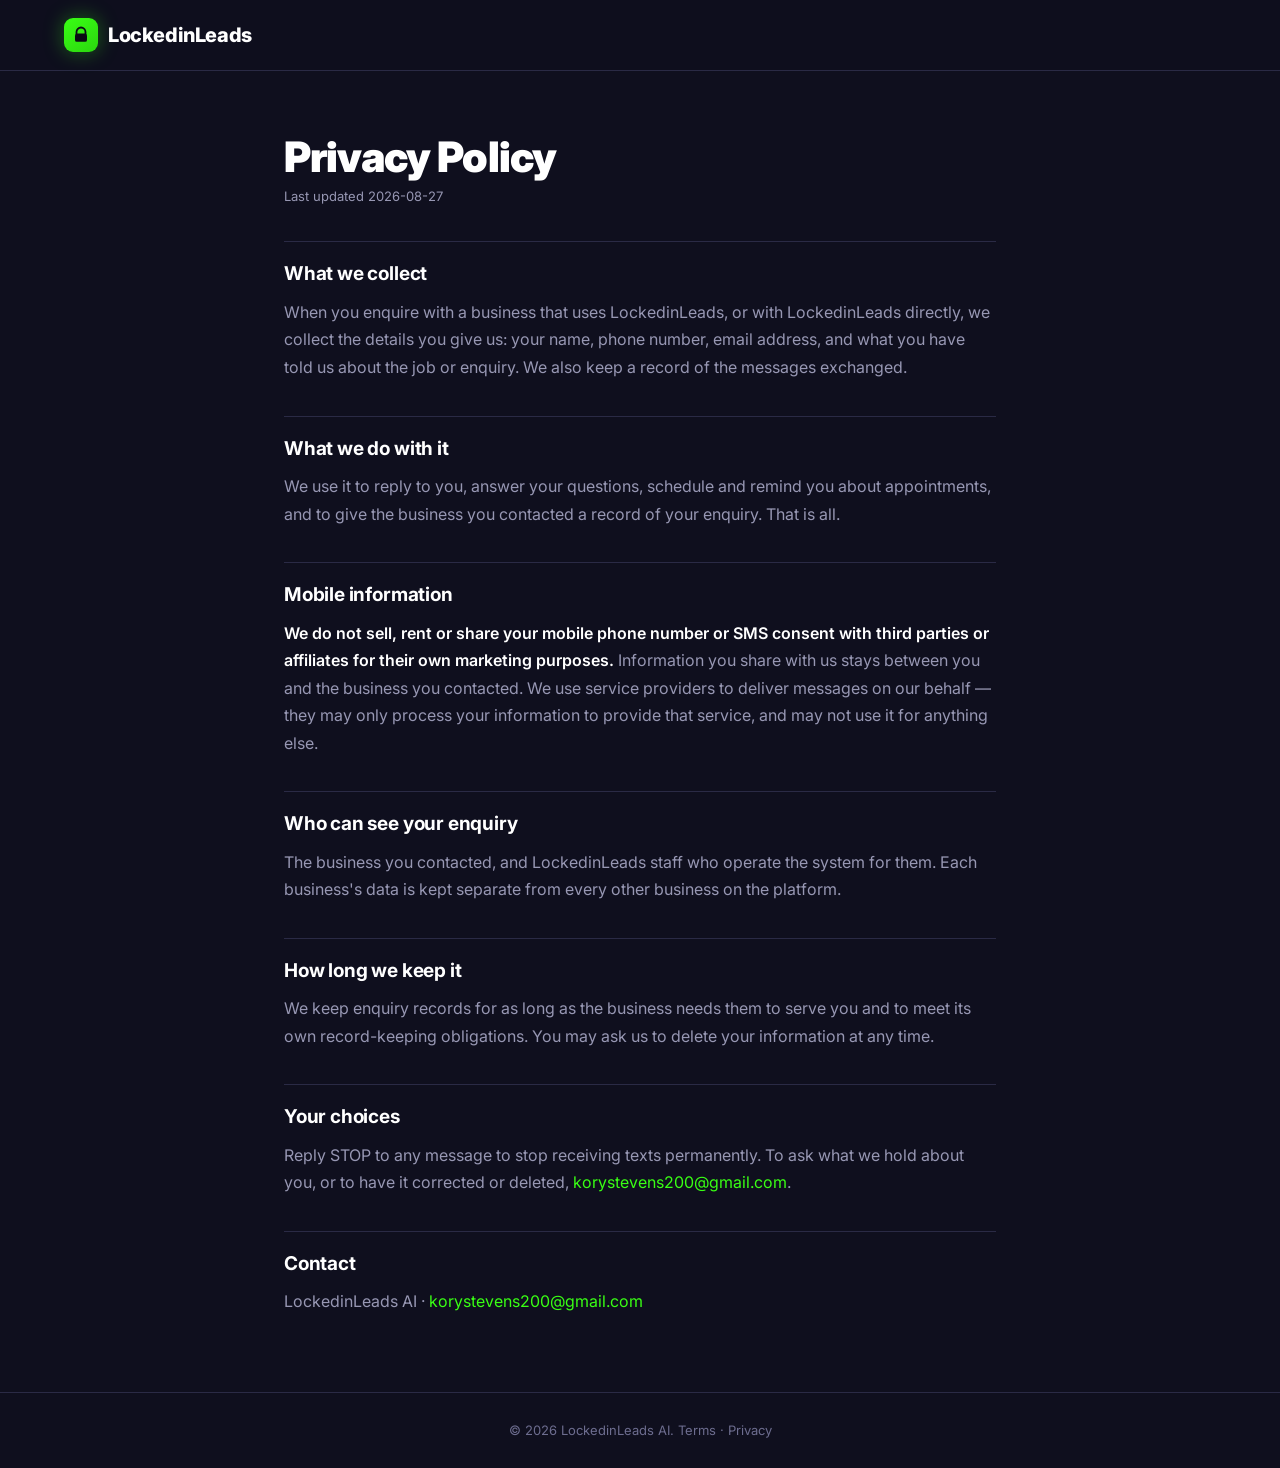
<file: privacy.html>
<!doctype html>
<html lang="en">
<head><meta charset="utf-8">
<meta name="viewport" content="width=device-width, initial-scale=1">
<title>Privacy Policy · LockedinLeads</title>
<meta name="description" content="LockedinLeads is an AI-powered lead machine for
 service businesses. Instant replies to leads, automatic qualification, more jobs
 booked.">
<link rel="preconnect" href="https://fonts.googleapis.com">
<link rel="preconnect" href="https://fonts.gstatic.com" crossorigin>
<link href="https://fonts.googleapis.com/css2?family=Inter:wght@400;500;600;700;800;900&display=swap"
      rel="stylesheet">
<style>/* LockedinLeads marketing site.
   Extracted from the original single-file page so it can be served under the
   app's Content-Security-Policy — an inline <style> block is silently dropped
   by style-src 'self', which leaves the page unstyled with no error. */
  :root {
    --bg: #0f0f1e;
    --bg-alt: #15152b;
    --card: #1a1a2e;
    --border: #2a2a45;
    --lime: #39ff14;
    --lime-dim: #2bd60f;
    --white: #ffffff;
    --muted: #9797b3;
    --muted-2: #6d6d8f;
  }
  * { box-sizing: border-box; margin: 0; padding: 0; }
  html { scroll-behavior: smooth; }
  body {
    background: var(--bg);
    color: var(--white);
    font-family: 'Inter', -apple-system, BlinkMacSystemFont, 'Segoe UI', sans-serif;
    line-height: 1.5;
    overflow-x: hidden;
  }
  .wrap { max-width: 1200px; margin: 0 auto; padding: 0 24px; }
  a { color: inherit; text-decoration: none; }
  img, svg { max-width: 100%; display: block; }

  /* ---------- Header ---------- */
  header {
    position: sticky; top: 0; z-index: 50;
    background: rgba(15,15,30,0.85);
    backdrop-filter: blur(10px);
    border-bottom: 1px solid var(--border);
  }
  .nav { display: flex; align-items: center; justify-content: space-between; padding: 18px 24px; flex-wrap: wrap; gap: 12px; }
  .logo { display: flex; align-items: center; gap: 10px; font-weight: 800; font-size: 20px; letter-spacing: -0.02em; }
  .logo .lockbox {
    width: 34px; height: 34px; border-radius: 9px;
    background: linear-gradient(145deg, var(--lime), var(--lime-dim));
    display: flex; align-items: center; justify-content: center;
    box-shadow: 0 0 20px rgba(57,255,20,0.35);
  }
  .badge {
    display: inline-flex; align-items: center; gap: 7px;
    border: 1px solid var(--lime); color: var(--lime);
    font-size: 11px; font-weight: 700; letter-spacing: 0.06em;
    padding: 7px 14px; border-radius: 999px;
    background: rgba(57,255,20,0.06);
  }
  .badge .dot { width: 6px; height: 6px; border-radius: 50%; background: var(--lime); box-shadow: 0 0 8px var(--lime); animation: pulse 1.8s ease-in-out infinite; }
  @keyframes pulse { 0%,100% { opacity: 1; } 50% { opacity: 0.35; } }

  /* ---------- Buttons ---------- */
  .btn {
    display: inline-flex; align-items: center; justify-content: center; gap: 8px;
    font-weight: 700; font-size: 15px; letter-spacing: 0.01em;
    padding: 14px 26px; border-radius: 10px; cursor: pointer;
    transition: transform 0.15s ease, box-shadow 0.15s ease, background 0.15s ease;
    border: 2px solid transparent; white-space: nowrap;
  }
  .btn-fill { background: var(--lime); color: #0a0a14; box-shadow: 0 0 0 rgba(57,255,20,0); }
  .btn-fill:hover { transform: translateY(-2px) scale(1.02); box-shadow: 0 8px 30px rgba(57,255,20,0.35); }
  .btn-outline { background: transparent; color: var(--lime); border-color: var(--lime); }
  .btn-outline:hover { transform: translateY(-2px) scale(1.02); background: rgba(57,255,20,0.08); }
  .btn-sm { padding: 10px 18px; font-size: 13px; }

  /* ---------- Hero ---------- */
  .hero { padding: 72px 0 60px; position: relative; }
  .hero::before {
    content: ''; position: absolute; top: -100px; left: 50%; width: 900px; height: 500px;
    background: radial-gradient(ellipse at center, rgba(57,255,20,0.12), transparent 70%);
    transform: translateX(-50%); pointer-events: none;
  }
  .hero-grid { display: grid; grid-template-columns: 1.05fr 0.95fr; gap: 56px; align-items: center; position: relative; z-index: 1; }
  .eyebrow { color: var(--lime); font-weight: 700; font-size: 13px; letter-spacing: 0.1em; margin-bottom: 18px; display: flex; align-items: center; gap: 8px; }
  h1 {
    font-size: clamp(34px, 5vw, 54px); font-weight: 900; line-height: 1.05; letter-spacing: -0.02em;
    margin-bottom: 22px;
  }
  h1 .accent { color: var(--lime); }
  .sub { color: var(--muted); font-size: 18px; max-width: 520px; margin-bottom: 32px; line-height: 1.6; }
  .hero-ctas { display: flex; gap: 14px; flex-wrap: wrap; margin-bottom: 44px; }
  .feature-row { display: grid; grid-template-columns: repeat(4, 1fr); gap: 16px; }
  .feature-item { display: flex; flex-direction: column; gap: 8px; }
  .feature-icon {
    width: 38px; height: 38px; border-radius: 9px; background: rgba(57,255,20,0.1);
    border: 1px solid rgba(57,255,20,0.3);
    display: flex; align-items: center; justify-content: center; color: var(--lime); font-size: 17px;
  }
  .feature-item .ftitle { font-weight: 700; font-size: 13px; letter-spacing: 0.02em; }
  .feature-item .fdesc { color: var(--muted); font-size: 13px; }

  /* ---------- Hero mockups ---------- */
  .mock-stack { position: relative; height: 480px; }
  .mock-dashboard {
    position: absolute; top: 0; left: 0; width: 66%;
    background: var(--card); border: 1px solid var(--border); border-radius: 16px;
    padding: 20px; box-shadow: 0 30px 60px rgba(0,0,0,0.45);
  }
  .mock-dashboard .mtop { display: flex; align-items: center; justify-content: space-between; margin-bottom: 16px; }
  .mock-dashboard .mtitle { font-size: 13px; font-weight: 700; color: var(--muted); }
  .mock-stats { display: grid; grid-template-columns: repeat(3, 1fr); gap: 10px; margin-bottom: 16px; }
  .mstat { background: var(--bg-alt); border: 1px solid var(--border); border-radius: 10px; padding: 12px; }
  .mstat .mnum { font-size: 22px; font-weight: 800; color: var(--lime); }
  .mstat .mlabel { font-size: 10px; color: var(--muted-2); text-transform: uppercase; letter-spacing: 0.05em; margin-top: 2px; }
  .mock-row { display: flex; align-items: center; gap: 10px; padding: 9px 0; border-top: 1px solid var(--border); font-size: 12px; }
  .mock-row .mname { font-weight: 600; }
  .mock-row .mstatus { font-size: 10px; font-weight: 700; padding: 3px 9px; border-radius: 999px; }
  .st-booked { background: rgba(57,255,20,0.15); color: var(--lime); }
  .st-qual { background: rgba(255,196,0,0.15); color: #ffc400; }

  .mock-phone {
    position: absolute; bottom: 0; right: 0; width: 240px;
    background: #050510; border: 8px solid #1c1c30; border-radius: 34px;
    box-shadow: 0 30px 70px rgba(0,0,0,0.55);
    padding: 16px 12px;
  }
  .mock-phone .notch { width: 60px; height: 16px; background: #1c1c30; border-radius: 0 0 10px 10px; margin: -16px auto 12px; }
  .mock-bubble { border-radius: 12px; padding: 9px 11px; font-size: 11.5px; margin-bottom: 8px; max-width: 88%; line-height: 1.4; }
  .mock-bubble.ai { background: var(--bg-alt); border: 1px solid var(--border); color: #e2e2f0; }
  .mock-bubble.user { background: var(--lime); color: #0a0a14; font-weight: 600; margin-left: auto; }

  /* ---------- Section shared ---------- */
  section { padding: 64px 0; }
  .section-title { font-size: clamp(26px, 3.6vw, 38px); font-weight: 800; letter-spacing: -0.01em; margin-bottom: 12px; text-align: center; }
  .section-sub { color: var(--muted); text-align: center; max-width: 560px; margin: 0 auto 44px; font-size: 16px; }

  /* ---------- Industries box ---------- */
  .industries-box {
    background: var(--card); border: 1px solid var(--lime); border-radius: 20px;
    padding: 40px; box-shadow: 0 0 60px rgba(57,255,20,0.08);
  }
  .industries-box h3 { font-size: 15px; font-weight: 800; letter-spacing: 0.08em; color: var(--lime); margin-bottom: 24px; text-align: center; }
  .ind-grid { display: grid; grid-template-columns: repeat(4, 1fr); gap: 16px 24px; }
  .ind-item { display: flex; align-items: center; gap: 10px; font-size: 15px; font-weight: 500; }
  .ind-item .check { color: var(--lime); font-weight: 900; }
  .ind-more { grid-column: 1 / -1; text-align: center; margin-top: 8px; font-weight: 800; color: var(--lime); font-size: 16px; letter-spacing: 0.02em; }

  /* ---------- Value prop banner ---------- */
  .value-banner {
    text-align: center; padding: 56px 24px; margin: 0 auto; max-width: 900px;
  }
  .value-banner h2 {
    font-size: clamp(28px, 4.5vw, 46px); font-weight: 900; letter-spacing: -0.01em; line-height: 1.15;
  }
  .value-banner .g { color: var(--muted); }
  .value-banner .l { color: var(--lime); }

  /* ---------- Pricing ---------- */
  .promo-strip {
    text-align: center; color: var(--lime); font-weight: 700; font-size: 14px;
    border: 1px dashed var(--lime); border-radius: 999px; padding: 10px 20px;
    display: inline-flex; margin: 0 auto 36px; gap: 8px; align-items: center;
  }
  .promo-wrap { text-align: center; }
  .pricing-grid { display: grid; grid-template-columns: repeat(3, 1fr); gap: 22px; align-items: stretch; }
  .price-card {
    background: var(--card); border: 1px solid var(--border); border-radius: 18px;
    padding: 32px 26px; display: flex; flex-direction: column; position: relative;
    transition: transform 0.2s ease, border-color 0.2s ease;
  }
  .price-card:hover { transform: translateY(-4px); border-color: var(--lime); }
  .price-card.popular { border: 2px solid var(--lime); box-shadow: 0 0 50px rgba(57,255,20,0.15); transform: scale(1.03); }
  .price-card.popular:hover { transform: scale(1.03) translateY(-4px); }
  .popular-tag {
    position: absolute; top: -13px; left: 50%; transform: translateX(-50%);
    background: var(--lime); color: #0a0a14; font-size: 11px; font-weight: 800;
    padding: 5px 16px; border-radius: 999px; letter-spacing: 0.06em; white-space: nowrap;
  }
  .tier-name { font-size: 13px; font-weight: 800; letter-spacing: 0.1em; color: var(--muted); margin-bottom: 18px; }
  .price-card.popular .tier-name { color: var(--lime); }
  .tier-setup { color: var(--muted-2); font-size: 13px; margin-bottom: 2px; }
  .tier-price { font-size: 40px; font-weight: 900; letter-spacing: -0.02em; margin-bottom: 4px; }
  .tier-price span { font-size: 15px; font-weight: 600; color: var(--muted); }
  .tier-features { list-style: none; margin: 26px 0 30px; flex: 1; }
  .tier-features li { display: flex; gap: 10px; align-items: flex-start; font-size: 14px; color: #d4d4e6; padding: 7px 0; }
  .tier-features li .c { color: var(--lime); font-weight: 900; flex-shrink: 0; }

  /* ---------- CTA callout ---------- */
  .cta-callout {
    display: grid; grid-template-columns: 1fr auto; gap: 40px; align-items: center;
    background: linear-gradient(135deg, var(--card), var(--bg-alt));
    border: 1px solid var(--border); border-radius: 20px; padding: 44px;
  }
  .cta-callout h2 { font-size: clamp(24px, 3.5vw, 32px); font-weight: 800; margin-bottom: 18px; }
  .cta-benefits { display: flex; gap: 22px; flex-wrap: wrap; }
  .cta-benefits div { display: flex; align-items: center; gap: 8px; font-size: 14px; font-weight: 600; color: var(--muted); }
  .cta-benefits .c { color: var(--lime); }
  .rocket { font-size: 56px; }

  /* ---------- How it works ---------- */
  .steps-grid { display: grid; grid-template-columns: repeat(3, 1fr); gap: 24px; }
  .step-card { text-align: center; padding: 8px; }
  .step-num {
    width: 46px; height: 46px; border-radius: 50%; background: rgba(57,255,20,0.1);
    border: 1px solid var(--lime); color: var(--lime); font-weight: 800; font-size: 18px;
    display: flex; align-items: center; justify-content: center; margin: 0 auto 16px;
  }
  .step-card .sicon { font-size: 30px; margin-bottom: 10px; }
  .step-card h4 { font-size: 16px; font-weight: 700; margin-bottom: 6px; }
  .step-card p { color: var(--muted); font-size: 14px; }

  /* ---------- Social proof ---------- */
  .proof-grid { display: grid; grid-template-columns: repeat(4, 1fr); gap: 20px; }
  .proof-card { text-align: center; background: var(--card); border: 1px solid var(--border); border-radius: 16px; padding: 28px 16px; }
  .proof-num { font-size: 32px; font-weight: 900; color: var(--lime); }
  .proof-label { color: var(--muted); font-size: 13px; margin-top: 6px; }

  /* ---------- FAQ ---------- */
  .faq-list { max-width: 760px; margin: 0 auto; }
  .faq-item { border: 1px solid var(--border); border-radius: 12px; margin-bottom: 12px; overflow: hidden; background: var(--card); }
  .faq-q {
    width: 100%; text-align: left; background: none; border: none; color: var(--white);
    font-size: 15px; font-weight: 700; padding: 18px 22px; cursor: pointer;
    display: flex; align-items: center; justify-content: space-between; gap: 16px;
  }
  .faq-q .arrow { color: var(--lime); transition: transform 0.2s ease; font-size: 14px; flex-shrink: 0; }
  .faq-item.open .arrow { transform: rotate(180deg); }
  .faq-a { max-height: 0; overflow: hidden; transition: max-height 0.25s ease; }
  .faq-a p { padding: 0 22px 18px; color: var(--muted); font-size: 14px; line-height: 1.6; }

  /* ---------- Footer CTA ---------- */
  .footer-cta { text-align: center; padding: 80px 24px; }
  .footer-cta h2 { font-size: clamp(28px, 4.5vw, 42px); font-weight: 900; margin-bottom: 14px; }
  .footer-cta p { color: var(--muted); font-size: 17px; margin-bottom: 32px; }
  .footer-btns { display: flex; gap: 16px; justify-content: center; flex-wrap: wrap; }

  footer {
    border-top: 1px solid var(--border); padding: 28px 24px; text-align: center;
    color: var(--muted-2); font-size: 13px;
  }

  @media (max-width: 480px) {
    .nav { justify-content: center; text-align: center; }
    .logo { font-size: 18px; }
    .badge { font-size: 10px; }
  }
  @media (max-width: 900px) {
    .hero-grid { grid-template-columns: 1fr; }
    .mock-stack { height: 420px; margin-top: 20px; }
    .feature-row { grid-template-columns: repeat(2, 1fr); }
    .ind-grid { grid-template-columns: repeat(2, 1fr); }
    .pricing-grid { grid-template-columns: 1fr; }
    .price-card.popular { transform: none; }
    .price-card.popular:hover { transform: translateY(-4px); }
    .cta-callout { grid-template-columns: 1fr; text-align: center; }
    .cta-benefits { justify-content: center; }
    .steps-grid { grid-template-columns: 1fr; }
    .proof-grid { grid-template-columns: repeat(2, 1fr); }
  }


/* ---- book-a-demo form (added when the site was wired to the CRM) ---- */
.book-form { max-width: 720px; margin: 28px auto 8px; text-align: left; }
.book-grid {
  display: grid; grid-template-columns: 1fr 1fr; gap: 12px; margin-bottom: 16px;
}
.book-form input, .book-form select {
  width: 100%; padding: 14px 16px; border-radius: 10px;
  border: 1px solid var(--border); background: var(--card); color: var(--white);
  font-family: inherit; font-size: 15px;
}
.book-form input::placeholder { color: var(--muted); }
.book-form input:focus, .book-form select:focus {
  outline: none; border-color: var(--lime);
  box-shadow: 0 0 0 3px rgba(57, 255, 20, .15);
}
.book-form button { width: 100%; justify-content: center; cursor: pointer; }
.book-form button:disabled { opacity: .6; cursor: not-allowed; }
.book-note { color: var(--muted); font-size: 13px; text-align: center; margin-top: 12px; }
.book-status { text-align: center; font-size: 15px; margin-top: 12px; font-weight: 600; }
.book-status.ok { color: var(--lime); }
.book-status.err { color: #ff6b6b; }
/* Honeypot: off-screen rather than display:none, which some bots skip. */
.hp { position: absolute; left: -9999px; width: 1px; height: 1px; overflow: hidden; }
@media (max-width: 640px) { .book-grid { grid-template-columns: 1fr; } }


/* ---- honesty labelling on illustrative figures ---- */
.mock-tag {
  font-size: 10px; font-weight: 800; letter-spacing: .08em; color: var(--muted);
  border: 1px solid var(--border); border-radius: 20px; padding: 2px 8px;
}
.section-sub {
  text-align: center; color: var(--muted); max-width: 620px;
  margin: -10px auto 26px; font-size: 15px; line-height: 1.6;
}
.proof-link { color: var(--lime); font-weight: 700; text-decoration: none; }
.proof-link:hover { text-decoration: underline; }

/* ---------- ROI calculator ---------- */
.roi {
  display: grid; grid-template-columns: 1.1fr 1fr; gap: 24px;
  max-width: 1000px; margin: 32px auto 0; align-items: start;
}
.roi-inputs {
  display: grid; grid-template-columns: 1fr 1fr; gap: 18px;
  background: var(--card); border: 1px solid var(--border);
  border-radius: 16px; padding: 24px;
}
.roi-field { display: flex; flex-direction: column; gap: 7px; }
.roi-label { font-size: 13px; font-weight: 700; letter-spacing: .02em; }
.roi-hint { font-size: 11.5px; color: var(--muted-2); line-height: 1.45; }
.roi-field input {
  width: 100%; background: var(--bg); border: 1px solid var(--border);
  border-radius: 10px; padding: 11px 12px; color: var(--white);
  font-family: inherit; font-size: 16px; font-weight: 700;
}
.roi-field input:focus { outline: none; border-color: var(--lime); }
.roi-money { display: flex; align-items: center; gap: 6px; }
.roi-prefix, .roi-suffix { color: var(--muted); font-weight: 800; font-size: 15px; }

.roi-out {
  background: linear-gradient(160deg, var(--bg-alt), var(--card));
  border: 1px solid var(--border); border-radius: 16px; padding: 24px;
}
.roi-out-head {
  font-size: 12px; font-weight: 800; letter-spacing: .12em;
  color: var(--muted); text-transform: uppercase; margin-bottom: 16px;
}
.roi-rows { display: flex; flex-direction: column; gap: 2px; }
.roi-row {
  display: flex; align-items: baseline; justify-content: space-between; gap: 14px;
  padding: 11px 0; border-bottom: 1px solid var(--border);
}
.roi-row:last-child { border-bottom: none; }
.roi-row-label { font-size: 13.5px; color: var(--muted); }
.roi-row-val { font-size: 18px; font-weight: 800; white-space: nowrap; }
.roi-row-big .roi-row-val { font-size: 26px; }
.roi-row-val.accent { color: var(--lime); }
.roi-disclaimer {
  font-size: 11.5px; color: var(--muted-2); line-height: 1.6; margin-top: 16px;
  border-top: 1px solid var(--border); padding-top: 14px;
}
.roi-disclaimer strong { color: var(--muted); }
.roi-cta { width: 100%; justify-content: center; margin-top: 16px; }

@media (max-width: 860px) {
  .roi { grid-template-columns: 1fr; }
  .roi-inputs { grid-template-columns: 1fr 1fr; padding: 18px; gap: 14px; }
}
@media (max-width: 520px) {
  .roi-inputs { grid-template-columns: 1fr; }
  .roi-row-big .roi-row-val { font-size: 22px; }
}

/* Expanded book-a-demo intake */
.book-wide { display: grid; gap: 12px; margin-top: 12px; }
.book-form textarea, .book-wide select {
  width: 100%; background: var(--bg); border: 1px solid var(--border);
  border-radius: 10px; padding: 13px 14px; color: var(--white);
  font-family: inherit; font-size: 15px; resize: vertical;
}
.book-form textarea::placeholder { color: var(--muted); }
.book-form textarea:focus, .book-wide select:focus {
  outline: none; border-color: var(--lime);
}

/* ---------- Public sales assistant ---------- */
.sa { position: fixed; right: 20px; bottom: 20px; z-index: 90; }
.sa-launch {
  display: flex; align-items: center; gap: 9px;
  background: linear-gradient(145deg, var(--lime), var(--lime-dim));
  color: #0a0a14; border: none; border-radius: 999px;
  padding: 13px 20px; font-family: inherit; font-size: 14.5px; font-weight: 800;
  cursor: pointer; box-shadow: 0 10px 30px rgba(57,255,20,.28);
}
.sa-launch:hover { filter: brightness(1.06); }
/* display:flex outranks the user-agent [hidden] rule, so the launcher would
   otherwise sit on top of the open panel. */
.sa-launch[hidden] { display: none; }
.sa-launch-dot {
  width: 8px; height: 8px; border-radius: 50%; background: #0a0a14;
}
.sa-panel {
  /* The page sets `section { padding: 64px 0 }`; this is a panel, not a band. */
  padding: 0;
  width: min(380px, calc(100vw - 32px));
  height: min(560px, calc(100vh - 120px));
  background: var(--card); border: 1px solid var(--border);
  border-radius: 16px; overflow: hidden;
  display: flex; flex-direction: column;
  box-shadow: 0 24px 60px rgba(0,0,0,.5);
}
.sa-panel[hidden] { display: none; }
.sa-head {
  display: flex; align-items: center; justify-content: space-between; gap: 12px;
  padding: 15px 16px; border-bottom: 1px solid var(--border); background: var(--bg-alt);
}
.sa-title { font-weight: 800; font-size: 15px; }
.sa-sub { font-size: 11.5px; color: var(--muted); margin-top: 2px; }
.sa-close {
  background: none; border: none; color: var(--muted); font-size: 26px;
  line-height: 1; cursor: pointer; padding: 0 4px;
}
.sa-close:hover { color: var(--white); }
.sa-log {
  flex: 1; overflow-y: auto; padding: 16px; display: flex;
  flex-direction: column; gap: 10px;
}
.sa-msg {
  max-width: 88%; padding: 10px 13px; border-radius: 13px;
  font-size: 14px; line-height: 1.5; white-space: pre-wrap; word-wrap: break-word;
}
.sa-msg.bot { background: var(--bg-alt); border: 1px solid var(--border); align-self: flex-start; }
.sa-msg.me { background: var(--lime); color: #0a0a14; font-weight: 600; align-self: flex-end; }
.sa-msg.err { background: rgba(255,107,107,.12); border: 1px solid #ff6b6b; color: #ff9c9c; align-self: flex-start; }
.sa-cta {
  align-self: flex-start; display: inline-block; margin-top: 2px;
  background: var(--lime); color: #0a0a14; font-weight: 800; font-size: 13px;
  padding: 9px 15px; border-radius: 999px;
}
.sa-typing { color: var(--muted-2); font-size: 13px; align-self: flex-start; }
.sa-form { display: flex; gap: 8px; padding: 12px; border-top: 1px solid var(--border); }
.sa-input {
  flex: 1; background: var(--bg); border: 1px solid var(--border);
  border-radius: 10px; padding: 11px 13px; color: var(--white);
  font-family: inherit; font-size: 14.5px;
}
.sa-input:focus { outline: none; border-color: var(--lime); }
.sa-send {
  background: var(--lime); color: #0a0a14; border: none; border-radius: 10px;
  width: 44px; font-size: 19px; font-weight: 800; cursor: pointer;
}
.sa-send:disabled { opacity: .5; cursor: not-allowed; }
.sa-foot {
  font-size: 10.5px; color: var(--muted-2); padding: 0 14px 12px; line-height: 1.5;
}
@media (max-width: 520px) {
  .sa { right: 12px; bottom: 12px; left: 12px; }
  .sa-launch { width: 100%; justify-content: center; }
  .sa-panel { height: min(520px, calc(100vh - 90px)); }
}

/* Inline style attributes are dropped by style-src 'self', silently. These
   two carried real spacing, so they live in the stylesheet instead. */
.pad-top-22 { margin-top: 22px; }
.pad-top-18 { margin-top: 18px; }

/* ---------- Legal pages ---------- */
.legal { max-width: 760px; }
.legal h1 { font-size: clamp(30px, 4vw, 42px); letter-spacing: -.02em; margin-bottom: 6px; }
.legal h2 {
  font-size: 19px; margin: 34px 0 10px; letter-spacing: -.01em;
  padding-top: 18px; border-top: 1px solid var(--border);
}
.legal p { color: var(--muted); margin-bottom: 12px; line-height: 1.72; }
.legal ul { color: var(--muted); margin: 0 0 12px 20px; line-height: 1.72; }
.legal li { margin-bottom: 7px; }
.legal strong { color: var(--white); font-weight: 600; }
.legal a { color: var(--lime); }
.legal-date {
  font-size: 13px; color: var(--muted-2); margin-bottom: 26px;
}
.footer-links { display: block; margin-top: 8px; }
.footer-links a { color: var(--muted); }
.footer-links a:hover { color: var(--lime); }

.consent { display:flex; gap:11px; align-items:flex-start; margin:16px 0 4px;
           text-align:left; font-size:13px; color:var(--muted); line-height:1.6; }
.consent input[type=checkbox] { margin-top:3px; width:17px; height:17px;
           flex:0 0 17px; accent-color:var(--lime); }
.consent a { color:var(--lime); }
</style>
<link rel="icon" href="data:image/svg+xml,<svg xmlns='http://www.w3.org/2000/svg' viewBox='0 0 100 100'><text y='.9em' font-size='88'>🔒</text></svg>"></head>
<body>
<header>
  <div class="nav wrap">
    <a class="logo" href="index.html">
      <div class="lockbox">
        <svg width="18" height="18" viewBox="0 0 24 24" fill="none"><path d="M6 10V8a6 6 0 0 1 12 0v2" stroke="#0a0a14" stroke-width="2.4" stroke-linecap="round"/><rect x="4" y="10" width="16" height="11" rx="2.5" fill="#0a0a14"/></svg>
      </div>
      LockedinLeads
    </a>
  </div>
</header>
<section><div class="wrap legal">
    <h1>Privacy Policy</h1>
    <p class="legal-date">Last updated 2026-08-27</p>

    <h2>What we collect</h2>
    <p>When you enquire with a business that uses LockedinLeads, or with
       LockedinLeads directly, we collect the details you give us: your name,
       phone number, email address, and what you have told us about the job or
       enquiry. We also keep a record of the messages exchanged.</p>

    <h2>What we do with it</h2>
    <p>We use it to reply to you, answer your questions, schedule and remind you
       about appointments, and to give the business you contacted a record of
       your enquiry. That is all.</p>

    <h2>Mobile information</h2>
    <p><strong>We do not sell, rent or share your mobile phone number or SMS
       consent with third parties or affiliates for their own marketing
       purposes.</strong> Information you share with us stays between you and
       the business you contacted. We use service providers to deliver messages
       on our behalf — they may only process your information to provide that
       service, and may not use it for anything else.</p>

    <h2>Who can see your enquiry</h2>
    <p>The business you contacted, and LockedinLeads staff who operate the
       system for them. Each business's data is kept separate from every other
       business on the platform.</p>

    <h2>How long we keep it</h2>
    <p>We keep enquiry records for as long as the business needs them to serve
       you and to meet its own record-keeping obligations. You may ask us to
       delete your information at any time.</p>

    <h2>Your choices</h2>
    <p>Reply STOP to any message to stop receiving texts permanently. To ask
       what we hold about you, or to have it corrected or deleted,
       <a href="mailto:korystevens200@gmail.com">korystevens200@gmail.com</a>.</p>

    <h2>Contact</h2>
    <p>LockedinLeads AI · <a href="mailto:korystevens200@gmail.com">korystevens200@gmail.com</a></p>
    </div></section>
<footer>
  © 2026 LockedinLeads AI. <a href="terms.html">Terms</a> · <a href="privacy.html">Privacy</a>
</footer>
</body></html>
</file>
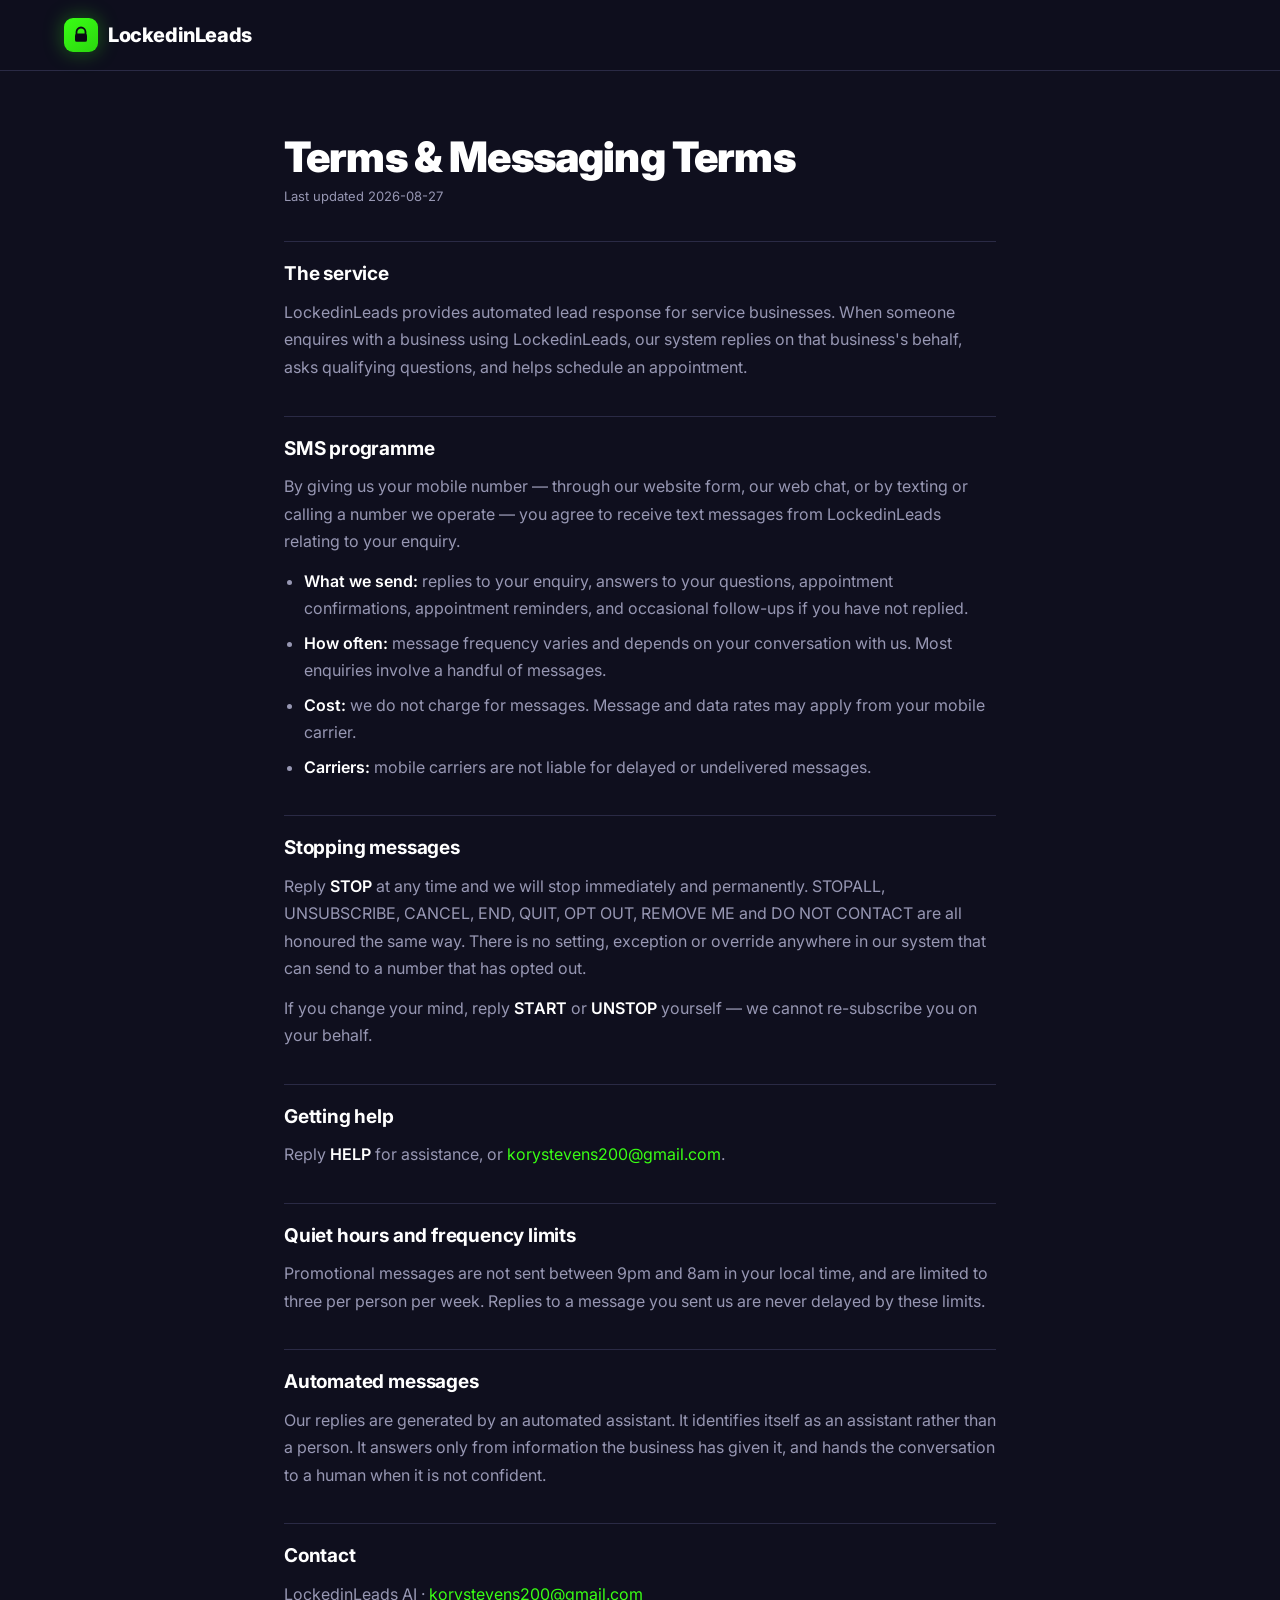
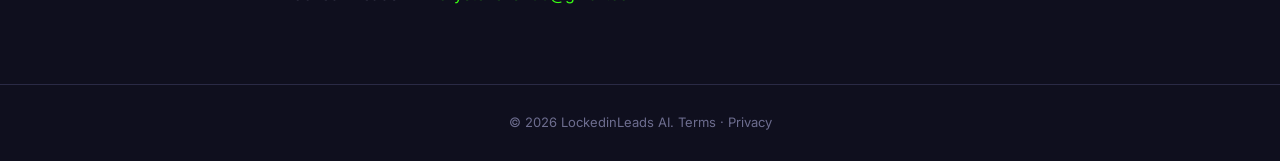
<file: terms.html>
<!doctype html>
<html lang="en">
<head><meta charset="utf-8">
<meta name="viewport" content="width=device-width, initial-scale=1">
<title>Terms · LockedinLeads</title>
<meta name="description" content="LockedinLeads is an AI-powered lead machine for
 service businesses. Instant replies to leads, automatic qualification, more jobs
 booked.">
<link rel="preconnect" href="https://fonts.googleapis.com">
<link rel="preconnect" href="https://fonts.gstatic.com" crossorigin>
<link href="https://fonts.googleapis.com/css2?family=Inter:wght@400;500;600;700;800;900&display=swap"
      rel="stylesheet">
<style>/* LockedinLeads marketing site.
   Extracted from the original single-file page so it can be served under the
   app's Content-Security-Policy — an inline <style> block is silently dropped
   by style-src 'self', which leaves the page unstyled with no error. */
  :root {
    --bg: #0f0f1e;
    --bg-alt: #15152b;
    --card: #1a1a2e;
    --border: #2a2a45;
    --lime: #39ff14;
    --lime-dim: #2bd60f;
    --white: #ffffff;
    --muted: #9797b3;
    --muted-2: #6d6d8f;
  }
  * { box-sizing: border-box; margin: 0; padding: 0; }
  html { scroll-behavior: smooth; }
  body {
    background: var(--bg);
    color: var(--white);
    font-family: 'Inter', -apple-system, BlinkMacSystemFont, 'Segoe UI', sans-serif;
    line-height: 1.5;
    overflow-x: hidden;
  }
  .wrap { max-width: 1200px; margin: 0 auto; padding: 0 24px; }
  a { color: inherit; text-decoration: none; }
  img, svg { max-width: 100%; display: block; }

  /* ---------- Header ---------- */
  header {
    position: sticky; top: 0; z-index: 50;
    background: rgba(15,15,30,0.85);
    backdrop-filter: blur(10px);
    border-bottom: 1px solid var(--border);
  }
  .nav { display: flex; align-items: center; justify-content: space-between; padding: 18px 24px; flex-wrap: wrap; gap: 12px; }
  .logo { display: flex; align-items: center; gap: 10px; font-weight: 800; font-size: 20px; letter-spacing: -0.02em; }
  .logo .lockbox {
    width: 34px; height: 34px; border-radius: 9px;
    background: linear-gradient(145deg, var(--lime), var(--lime-dim));
    display: flex; align-items: center; justify-content: center;
    box-shadow: 0 0 20px rgba(57,255,20,0.35);
  }
  .badge {
    display: inline-flex; align-items: center; gap: 7px;
    border: 1px solid var(--lime); color: var(--lime);
    font-size: 11px; font-weight: 700; letter-spacing: 0.06em;
    padding: 7px 14px; border-radius: 999px;
    background: rgba(57,255,20,0.06);
  }
  .badge .dot { width: 6px; height: 6px; border-radius: 50%; background: var(--lime); box-shadow: 0 0 8px var(--lime); animation: pulse 1.8s ease-in-out infinite; }
  @keyframes pulse { 0%,100% { opacity: 1; } 50% { opacity: 0.35; } }

  /* ---------- Buttons ---------- */
  .btn {
    display: inline-flex; align-items: center; justify-content: center; gap: 8px;
    font-weight: 700; font-size: 15px; letter-spacing: 0.01em;
    padding: 14px 26px; border-radius: 10px; cursor: pointer;
    transition: transform 0.15s ease, box-shadow 0.15s ease, background 0.15s ease;
    border: 2px solid transparent; white-space: nowrap;
  }
  .btn-fill { background: var(--lime); color: #0a0a14; box-shadow: 0 0 0 rgba(57,255,20,0); }
  .btn-fill:hover { transform: translateY(-2px) scale(1.02); box-shadow: 0 8px 30px rgba(57,255,20,0.35); }
  .btn-outline { background: transparent; color: var(--lime); border-color: var(--lime); }
  .btn-outline:hover { transform: translateY(-2px) scale(1.02); background: rgba(57,255,20,0.08); }
  .btn-sm { padding: 10px 18px; font-size: 13px; }

  /* ---------- Hero ---------- */
  .hero { padding: 72px 0 60px; position: relative; }
  .hero::before {
    content: ''; position: absolute; top: -100px; left: 50%; width: 900px; height: 500px;
    background: radial-gradient(ellipse at center, rgba(57,255,20,0.12), transparent 70%);
    transform: translateX(-50%); pointer-events: none;
  }
  .hero-grid { display: grid; grid-template-columns: 1.05fr 0.95fr; gap: 56px; align-items: center; position: relative; z-index: 1; }
  .eyebrow { color: var(--lime); font-weight: 700; font-size: 13px; letter-spacing: 0.1em; margin-bottom: 18px; display: flex; align-items: center; gap: 8px; }
  h1 {
    font-size: clamp(34px, 5vw, 54px); font-weight: 900; line-height: 1.05; letter-spacing: -0.02em;
    margin-bottom: 22px;
  }
  h1 .accent { color: var(--lime); }
  .sub { color: var(--muted); font-size: 18px; max-width: 520px; margin-bottom: 32px; line-height: 1.6; }
  .hero-ctas { display: flex; gap: 14px; flex-wrap: wrap; margin-bottom: 44px; }
  .feature-row { display: grid; grid-template-columns: repeat(4, 1fr); gap: 16px; }
  .feature-item { display: flex; flex-direction: column; gap: 8px; }
  .feature-icon {
    width: 38px; height: 38px; border-radius: 9px; background: rgba(57,255,20,0.1);
    border: 1px solid rgba(57,255,20,0.3);
    display: flex; align-items: center; justify-content: center; color: var(--lime); font-size: 17px;
  }
  .feature-item .ftitle { font-weight: 700; font-size: 13px; letter-spacing: 0.02em; }
  .feature-item .fdesc { color: var(--muted); font-size: 13px; }

  /* ---------- Hero mockups ---------- */
  .mock-stack { position: relative; height: 480px; }
  .mock-dashboard {
    position: absolute; top: 0; left: 0; width: 66%;
    background: var(--card); border: 1px solid var(--border); border-radius: 16px;
    padding: 20px; box-shadow: 0 30px 60px rgba(0,0,0,0.45);
  }
  .mock-dashboard .mtop { display: flex; align-items: center; justify-content: space-between; margin-bottom: 16px; }
  .mock-dashboard .mtitle { font-size: 13px; font-weight: 700; color: var(--muted); }
  .mock-stats { display: grid; grid-template-columns: repeat(3, 1fr); gap: 10px; margin-bottom: 16px; }
  .mstat { background: var(--bg-alt); border: 1px solid var(--border); border-radius: 10px; padding: 12px; }
  .mstat .mnum { font-size: 22px; font-weight: 800; color: var(--lime); }
  .mstat .mlabel { font-size: 10px; color: var(--muted-2); text-transform: uppercase; letter-spacing: 0.05em; margin-top: 2px; }
  .mock-row { display: flex; align-items: center; gap: 10px; padding: 9px 0; border-top: 1px solid var(--border); font-size: 12px; }
  .mock-row .mname { font-weight: 600; }
  .mock-row .mstatus { font-size: 10px; font-weight: 700; padding: 3px 9px; border-radius: 999px; }
  .st-booked { background: rgba(57,255,20,0.15); color: var(--lime); }
  .st-qual { background: rgba(255,196,0,0.15); color: #ffc400; }

  .mock-phone {
    position: absolute; bottom: 0; right: 0; width: 240px;
    background: #050510; border: 8px solid #1c1c30; border-radius: 34px;
    box-shadow: 0 30px 70px rgba(0,0,0,0.55);
    padding: 16px 12px;
  }
  .mock-phone .notch { width: 60px; height: 16px; background: #1c1c30; border-radius: 0 0 10px 10px; margin: -16px auto 12px; }
  .mock-bubble { border-radius: 12px; padding: 9px 11px; font-size: 11.5px; margin-bottom: 8px; max-width: 88%; line-height: 1.4; }
  .mock-bubble.ai { background: var(--bg-alt); border: 1px solid var(--border); color: #e2e2f0; }
  .mock-bubble.user { background: var(--lime); color: #0a0a14; font-weight: 600; margin-left: auto; }

  /* ---------- Section shared ---------- */
  section { padding: 64px 0; }
  .section-title { font-size: clamp(26px, 3.6vw, 38px); font-weight: 800; letter-spacing: -0.01em; margin-bottom: 12px; text-align: center; }
  .section-sub { color: var(--muted); text-align: center; max-width: 560px; margin: 0 auto 44px; font-size: 16px; }

  /* ---------- Industries box ---------- */
  .industries-box {
    background: var(--card); border: 1px solid var(--lime); border-radius: 20px;
    padding: 40px; box-shadow: 0 0 60px rgba(57,255,20,0.08);
  }
  .industries-box h3 { font-size: 15px; font-weight: 800; letter-spacing: 0.08em; color: var(--lime); margin-bottom: 24px; text-align: center; }
  .ind-grid { display: grid; grid-template-columns: repeat(4, 1fr); gap: 16px 24px; }
  .ind-item { display: flex; align-items: center; gap: 10px; font-size: 15px; font-weight: 500; }
  .ind-item .check { color: var(--lime); font-weight: 900; }
  .ind-more { grid-column: 1 / -1; text-align: center; margin-top: 8px; font-weight: 800; color: var(--lime); font-size: 16px; letter-spacing: 0.02em; }

  /* ---------- Value prop banner ---------- */
  .value-banner {
    text-align: center; padding: 56px 24px; margin: 0 auto; max-width: 900px;
  }
  .value-banner h2 {
    font-size: clamp(28px, 4.5vw, 46px); font-weight: 900; letter-spacing: -0.01em; line-height: 1.15;
  }
  .value-banner .g { color: var(--muted); }
  .value-banner .l { color: var(--lime); }

  /* ---------- Pricing ---------- */
  .promo-strip {
    text-align: center; color: var(--lime); font-weight: 700; font-size: 14px;
    border: 1px dashed var(--lime); border-radius: 999px; padding: 10px 20px;
    display: inline-flex; margin: 0 auto 36px; gap: 8px; align-items: center;
  }
  .promo-wrap { text-align: center; }
  .pricing-grid { display: grid; grid-template-columns: repeat(3, 1fr); gap: 22px; align-items: stretch; }
  .price-card {
    background: var(--card); border: 1px solid var(--border); border-radius: 18px;
    padding: 32px 26px; display: flex; flex-direction: column; position: relative;
    transition: transform 0.2s ease, border-color 0.2s ease;
  }
  .price-card:hover { transform: translateY(-4px); border-color: var(--lime); }
  .price-card.popular { border: 2px solid var(--lime); box-shadow: 0 0 50px rgba(57,255,20,0.15); transform: scale(1.03); }
  .price-card.popular:hover { transform: scale(1.03) translateY(-4px); }
  .popular-tag {
    position: absolute; top: -13px; left: 50%; transform: translateX(-50%);
    background: var(--lime); color: #0a0a14; font-size: 11px; font-weight: 800;
    padding: 5px 16px; border-radius: 999px; letter-spacing: 0.06em; white-space: nowrap;
  }
  .tier-name { font-size: 13px; font-weight: 800; letter-spacing: 0.1em; color: var(--muted); margin-bottom: 18px; }
  .price-card.popular .tier-name { color: var(--lime); }
  .tier-setup { color: var(--muted-2); font-size: 13px; margin-bottom: 2px; }
  .tier-price { font-size: 40px; font-weight: 900; letter-spacing: -0.02em; margin-bottom: 4px; }
  .tier-price span { font-size: 15px; font-weight: 600; color: var(--muted); }
  .tier-features { list-style: none; margin: 26px 0 30px; flex: 1; }
  .tier-features li { display: flex; gap: 10px; align-items: flex-start; font-size: 14px; color: #d4d4e6; padding: 7px 0; }
  .tier-features li .c { color: var(--lime); font-weight: 900; flex-shrink: 0; }

  /* ---------- CTA callout ---------- */
  .cta-callout {
    display: grid; grid-template-columns: 1fr auto; gap: 40px; align-items: center;
    background: linear-gradient(135deg, var(--card), var(--bg-alt));
    border: 1px solid var(--border); border-radius: 20px; padding: 44px;
  }
  .cta-callout h2 { font-size: clamp(24px, 3.5vw, 32px); font-weight: 800; margin-bottom: 18px; }
  .cta-benefits { display: flex; gap: 22px; flex-wrap: wrap; }
  .cta-benefits div { display: flex; align-items: center; gap: 8px; font-size: 14px; font-weight: 600; color: var(--muted); }
  .cta-benefits .c { color: var(--lime); }
  .rocket { font-size: 56px; }

  /* ---------- How it works ---------- */
  .steps-grid { display: grid; grid-template-columns: repeat(3, 1fr); gap: 24px; }
  .step-card { text-align: center; padding: 8px; }
  .step-num {
    width: 46px; height: 46px; border-radius: 50%; background: rgba(57,255,20,0.1);
    border: 1px solid var(--lime); color: var(--lime); font-weight: 800; font-size: 18px;
    display: flex; align-items: center; justify-content: center; margin: 0 auto 16px;
  }
  .step-card .sicon { font-size: 30px; margin-bottom: 10px; }
  .step-card h4 { font-size: 16px; font-weight: 700; margin-bottom: 6px; }
  .step-card p { color: var(--muted); font-size: 14px; }

  /* ---------- Social proof ---------- */
  .proof-grid { display: grid; grid-template-columns: repeat(4, 1fr); gap: 20px; }
  .proof-card { text-align: center; background: var(--card); border: 1px solid var(--border); border-radius: 16px; padding: 28px 16px; }
  .proof-num { font-size: 32px; font-weight: 900; color: var(--lime); }
  .proof-label { color: var(--muted); font-size: 13px; margin-top: 6px; }

  /* ---------- FAQ ---------- */
  .faq-list { max-width: 760px; margin: 0 auto; }
  .faq-item { border: 1px solid var(--border); border-radius: 12px; margin-bottom: 12px; overflow: hidden; background: var(--card); }
  .faq-q {
    width: 100%; text-align: left; background: none; border: none; color: var(--white);
    font-size: 15px; font-weight: 700; padding: 18px 22px; cursor: pointer;
    display: flex; align-items: center; justify-content: space-between; gap: 16px;
  }
  .faq-q .arrow { color: var(--lime); transition: transform 0.2s ease; font-size: 14px; flex-shrink: 0; }
  .faq-item.open .arrow { transform: rotate(180deg); }
  .faq-a { max-height: 0; overflow: hidden; transition: max-height 0.25s ease; }
  .faq-a p { padding: 0 22px 18px; color: var(--muted); font-size: 14px; line-height: 1.6; }

  /* ---------- Footer CTA ---------- */
  .footer-cta { text-align: center; padding: 80px 24px; }
  .footer-cta h2 { font-size: clamp(28px, 4.5vw, 42px); font-weight: 900; margin-bottom: 14px; }
  .footer-cta p { color: var(--muted); font-size: 17px; margin-bottom: 32px; }
  .footer-btns { display: flex; gap: 16px; justify-content: center; flex-wrap: wrap; }

  footer {
    border-top: 1px solid var(--border); padding: 28px 24px; text-align: center;
    color: var(--muted-2); font-size: 13px;
  }

  @media (max-width: 480px) {
    .nav { justify-content: center; text-align: center; }
    .logo { font-size: 18px; }
    .badge { font-size: 10px; }
  }
  @media (max-width: 900px) {
    .hero-grid { grid-template-columns: 1fr; }
    .mock-stack { height: 420px; margin-top: 20px; }
    .feature-row { grid-template-columns: repeat(2, 1fr); }
    .ind-grid { grid-template-columns: repeat(2, 1fr); }
    .pricing-grid { grid-template-columns: 1fr; }
    .price-card.popular { transform: none; }
    .price-card.popular:hover { transform: translateY(-4px); }
    .cta-callout { grid-template-columns: 1fr; text-align: center; }
    .cta-benefits { justify-content: center; }
    .steps-grid { grid-template-columns: 1fr; }
    .proof-grid { grid-template-columns: repeat(2, 1fr); }
  }


/* ---- book-a-demo form (added when the site was wired to the CRM) ---- */
.book-form { max-width: 720px; margin: 28px auto 8px; text-align: left; }
.book-grid {
  display: grid; grid-template-columns: 1fr 1fr; gap: 12px; margin-bottom: 16px;
}
.book-form input, .book-form select {
  width: 100%; padding: 14px 16px; border-radius: 10px;
  border: 1px solid var(--border); background: var(--card); color: var(--white);
  font-family: inherit; font-size: 15px;
}
.book-form input::placeholder { color: var(--muted); }
.book-form input:focus, .book-form select:focus {
  outline: none; border-color: var(--lime);
  box-shadow: 0 0 0 3px rgba(57, 255, 20, .15);
}
.book-form button { width: 100%; justify-content: center; cursor: pointer; }
.book-form button:disabled { opacity: .6; cursor: not-allowed; }
.book-note { color: var(--muted); font-size: 13px; text-align: center; margin-top: 12px; }
.book-status { text-align: center; font-size: 15px; margin-top: 12px; font-weight: 600; }
.book-status.ok { color: var(--lime); }
.book-status.err { color: #ff6b6b; }
/* Honeypot: off-screen rather than display:none, which some bots skip. */
.hp { position: absolute; left: -9999px; width: 1px; height: 1px; overflow: hidden; }
@media (max-width: 640px) { .book-grid { grid-template-columns: 1fr; } }


/* ---- honesty labelling on illustrative figures ---- */
.mock-tag {
  font-size: 10px; font-weight: 800; letter-spacing: .08em; color: var(--muted);
  border: 1px solid var(--border); border-radius: 20px; padding: 2px 8px;
}
.section-sub {
  text-align: center; color: var(--muted); max-width: 620px;
  margin: -10px auto 26px; font-size: 15px; line-height: 1.6;
}
.proof-link { color: var(--lime); font-weight: 700; text-decoration: none; }
.proof-link:hover { text-decoration: underline; }

/* ---------- ROI calculator ---------- */
.roi {
  display: grid; grid-template-columns: 1.1fr 1fr; gap: 24px;
  max-width: 1000px; margin: 32px auto 0; align-items: start;
}
.roi-inputs {
  display: grid; grid-template-columns: 1fr 1fr; gap: 18px;
  background: var(--card); border: 1px solid var(--border);
  border-radius: 16px; padding: 24px;
}
.roi-field { display: flex; flex-direction: column; gap: 7px; }
.roi-label { font-size: 13px; font-weight: 700; letter-spacing: .02em; }
.roi-hint { font-size: 11.5px; color: var(--muted-2); line-height: 1.45; }
.roi-field input {
  width: 100%; background: var(--bg); border: 1px solid var(--border);
  border-radius: 10px; padding: 11px 12px; color: var(--white);
  font-family: inherit; font-size: 16px; font-weight: 700;
}
.roi-field input:focus { outline: none; border-color: var(--lime); }
.roi-money { display: flex; align-items: center; gap: 6px; }
.roi-prefix, .roi-suffix { color: var(--muted); font-weight: 800; font-size: 15px; }

.roi-out {
  background: linear-gradient(160deg, var(--bg-alt), var(--card));
  border: 1px solid var(--border); border-radius: 16px; padding: 24px;
}
.roi-out-head {
  font-size: 12px; font-weight: 800; letter-spacing: .12em;
  color: var(--muted); text-transform: uppercase; margin-bottom: 16px;
}
.roi-rows { display: flex; flex-direction: column; gap: 2px; }
.roi-row {
  display: flex; align-items: baseline; justify-content: space-between; gap: 14px;
  padding: 11px 0; border-bottom: 1px solid var(--border);
}
.roi-row:last-child { border-bottom: none; }
.roi-row-label { font-size: 13.5px; color: var(--muted); }
.roi-row-val { font-size: 18px; font-weight: 800; white-space: nowrap; }
.roi-row-big .roi-row-val { font-size: 26px; }
.roi-row-val.accent { color: var(--lime); }
.roi-disclaimer {
  font-size: 11.5px; color: var(--muted-2); line-height: 1.6; margin-top: 16px;
  border-top: 1px solid var(--border); padding-top: 14px;
}
.roi-disclaimer strong { color: var(--muted); }
.roi-cta { width: 100%; justify-content: center; margin-top: 16px; }

@media (max-width: 860px) {
  .roi { grid-template-columns: 1fr; }
  .roi-inputs { grid-template-columns: 1fr 1fr; padding: 18px; gap: 14px; }
}
@media (max-width: 520px) {
  .roi-inputs { grid-template-columns: 1fr; }
  .roi-row-big .roi-row-val { font-size: 22px; }
}

/* Expanded book-a-demo intake */
.book-wide { display: grid; gap: 12px; margin-top: 12px; }
.book-form textarea, .book-wide select {
  width: 100%; background: var(--bg); border: 1px solid var(--border);
  border-radius: 10px; padding: 13px 14px; color: var(--white);
  font-family: inherit; font-size: 15px; resize: vertical;
}
.book-form textarea::placeholder { color: var(--muted); }
.book-form textarea:focus, .book-wide select:focus {
  outline: none; border-color: var(--lime);
}

/* ---------- Public sales assistant ---------- */
.sa { position: fixed; right: 20px; bottom: 20px; z-index: 90; }
.sa-launch {
  display: flex; align-items: center; gap: 9px;
  background: linear-gradient(145deg, var(--lime), var(--lime-dim));
  color: #0a0a14; border: none; border-radius: 999px;
  padding: 13px 20px; font-family: inherit; font-size: 14.5px; font-weight: 800;
  cursor: pointer; box-shadow: 0 10px 30px rgba(57,255,20,.28);
}
.sa-launch:hover { filter: brightness(1.06); }
/* display:flex outranks the user-agent [hidden] rule, so the launcher would
   otherwise sit on top of the open panel. */
.sa-launch[hidden] { display: none; }
.sa-launch-dot {
  width: 8px; height: 8px; border-radius: 50%; background: #0a0a14;
}
.sa-panel {
  /* The page sets `section { padding: 64px 0 }`; this is a panel, not a band. */
  padding: 0;
  width: min(380px, calc(100vw - 32px));
  height: min(560px, calc(100vh - 120px));
  background: var(--card); border: 1px solid var(--border);
  border-radius: 16px; overflow: hidden;
  display: flex; flex-direction: column;
  box-shadow: 0 24px 60px rgba(0,0,0,.5);
}
.sa-panel[hidden] { display: none; }
.sa-head {
  display: flex; align-items: center; justify-content: space-between; gap: 12px;
  padding: 15px 16px; border-bottom: 1px solid var(--border); background: var(--bg-alt);
}
.sa-title { font-weight: 800; font-size: 15px; }
.sa-sub { font-size: 11.5px; color: var(--muted); margin-top: 2px; }
.sa-close {
  background: none; border: none; color: var(--muted); font-size: 26px;
  line-height: 1; cursor: pointer; padding: 0 4px;
}
.sa-close:hover { color: var(--white); }
.sa-log {
  flex: 1; overflow-y: auto; padding: 16px; display: flex;
  flex-direction: column; gap: 10px;
}
.sa-msg {
  max-width: 88%; padding: 10px 13px; border-radius: 13px;
  font-size: 14px; line-height: 1.5; white-space: pre-wrap; word-wrap: break-word;
}
.sa-msg.bot { background: var(--bg-alt); border: 1px solid var(--border); align-self: flex-start; }
.sa-msg.me { background: var(--lime); color: #0a0a14; font-weight: 600; align-self: flex-end; }
.sa-msg.err { background: rgba(255,107,107,.12); border: 1px solid #ff6b6b; color: #ff9c9c; align-self: flex-start; }
.sa-cta {
  align-self: flex-start; display: inline-block; margin-top: 2px;
  background: var(--lime); color: #0a0a14; font-weight: 800; font-size: 13px;
  padding: 9px 15px; border-radius: 999px;
}
.sa-typing { color: var(--muted-2); font-size: 13px; align-self: flex-start; }
.sa-form { display: flex; gap: 8px; padding: 12px; border-top: 1px solid var(--border); }
.sa-input {
  flex: 1; background: var(--bg); border: 1px solid var(--border);
  border-radius: 10px; padding: 11px 13px; color: var(--white);
  font-family: inherit; font-size: 14.5px;
}
.sa-input:focus { outline: none; border-color: var(--lime); }
.sa-send {
  background: var(--lime); color: #0a0a14; border: none; border-radius: 10px;
  width: 44px; font-size: 19px; font-weight: 800; cursor: pointer;
}
.sa-send:disabled { opacity: .5; cursor: not-allowed; }
.sa-foot {
  font-size: 10.5px; color: var(--muted-2); padding: 0 14px 12px; line-height: 1.5;
}
@media (max-width: 520px) {
  .sa { right: 12px; bottom: 12px; left: 12px; }
  .sa-launch { width: 100%; justify-content: center; }
  .sa-panel { height: min(520px, calc(100vh - 90px)); }
}

/* Inline style attributes are dropped by style-src 'self', silently. These
   two carried real spacing, so they live in the stylesheet instead. */
.pad-top-22 { margin-top: 22px; }
.pad-top-18 { margin-top: 18px; }

/* ---------- Legal pages ---------- */
.legal { max-width: 760px; }
.legal h1 { font-size: clamp(30px, 4vw, 42px); letter-spacing: -.02em; margin-bottom: 6px; }
.legal h2 {
  font-size: 19px; margin: 34px 0 10px; letter-spacing: -.01em;
  padding-top: 18px; border-top: 1px solid var(--border);
}
.legal p { color: var(--muted); margin-bottom: 12px; line-height: 1.72; }
.legal ul { color: var(--muted); margin: 0 0 12px 20px; line-height: 1.72; }
.legal li { margin-bottom: 7px; }
.legal strong { color: var(--white); font-weight: 600; }
.legal a { color: var(--lime); }
.legal-date {
  font-size: 13px; color: var(--muted-2); margin-bottom: 26px;
}
.footer-links { display: block; margin-top: 8px; }
.footer-links a { color: var(--muted); }
.footer-links a:hover { color: var(--lime); }

.consent { display:flex; gap:11px; align-items:flex-start; margin:16px 0 4px;
           text-align:left; font-size:13px; color:var(--muted); line-height:1.6; }
.consent input[type=checkbox] { margin-top:3px; width:17px; height:17px;
           flex:0 0 17px; accent-color:var(--lime); }
.consent a { color:var(--lime); }
</style>
<link rel="icon" href="data:image/svg+xml,<svg xmlns='http://www.w3.org/2000/svg' viewBox='0 0 100 100'><text y='.9em' font-size='88'>🔒</text></svg>"></head>
<body>
<header>
  <div class="nav wrap">
    <a class="logo" href="index.html">
      <div class="lockbox">
        <svg width="18" height="18" viewBox="0 0 24 24" fill="none"><path d="M6 10V8a6 6 0 0 1 12 0v2" stroke="#0a0a14" stroke-width="2.4" stroke-linecap="round"/><rect x="4" y="10" width="16" height="11" rx="2.5" fill="#0a0a14"/></svg>
      </div>
      LockedinLeads
    </a>
  </div>
</header>
<section><div class="wrap legal">
    <h1>Terms &amp; Messaging Terms</h1>
    <p class="legal-date">Last updated 2026-08-27</p>

    <h2>The service</h2>
    <p>LockedinLeads provides automated lead response for service businesses.
       When someone enquires with a business using LockedinLeads, our system
       replies on that business's behalf, asks qualifying questions, and helps
       schedule an appointment.</p>

    <h2>SMS programme</h2>
    <p>By giving us your mobile number — through our website form, our web chat,
       or by texting or calling a number we operate — you agree to receive text
       messages from LockedinLeads relating to your enquiry.</p>
    <ul>
      <li><strong>What we send:</strong> replies to your enquiry, answers to
          your questions, appointment confirmations, appointment reminders, and
          occasional follow-ups if you have not replied.</li>
      <li><strong>How often:</strong> message frequency varies and depends on
          your conversation with us. Most enquiries involve a handful of
          messages.</li>
      <li><strong>Cost:</strong> we do not charge for messages. Message and data
          rates may apply from your mobile carrier.</li>
      <li><strong>Carriers:</strong> mobile carriers are not liable for delayed
          or undelivered messages.</li>
    </ul>

    <h2>Stopping messages</h2>
    <p>Reply <strong>STOP</strong> at any time and we will stop immediately and
       permanently. STOPALL, UNSUBSCRIBE, CANCEL, END, QUIT, OPT OUT, REMOVE ME
       and DO NOT CONTACT are all honoured the same way. There is no setting,
       exception or override anywhere in our system that can send to a number
       that has opted out.</p>
    <p>If you change your mind, reply <strong>START</strong> or
       <strong>UNSTOP</strong> yourself — we cannot re-subscribe you on your
       behalf.</p>

    <h2>Getting help</h2>
    <p>Reply <strong>HELP</strong> for assistance, or <a href="mailto:korystevens200@gmail.com">korystevens200@gmail.com</a>.</p>

    <h2>Quiet hours and frequency limits</h2>
    <p>Promotional messages are not sent between 9pm and 8am in your local time,
       and are limited to three per person per week. Replies to a message you
       sent us are never delayed by these limits.</p>

    <h2>Automated messages</h2>
    <p>Our replies are generated by an automated assistant. It identifies itself
       as an assistant rather than a person. It answers only from information
       the business has given it, and hands the conversation to a human when it
       is not confident.</p>

    <h2>Contact</h2>
    <p>LockedinLeads AI · <a href="mailto:korystevens200@gmail.com">korystevens200@gmail.com</a></p>
    </div></section>
<footer>
  © 2026 LockedinLeads AI. <a href="terms.html">Terms</a> · <a href="privacy.html">Privacy</a>
</footer>
</body></html>
</file>
